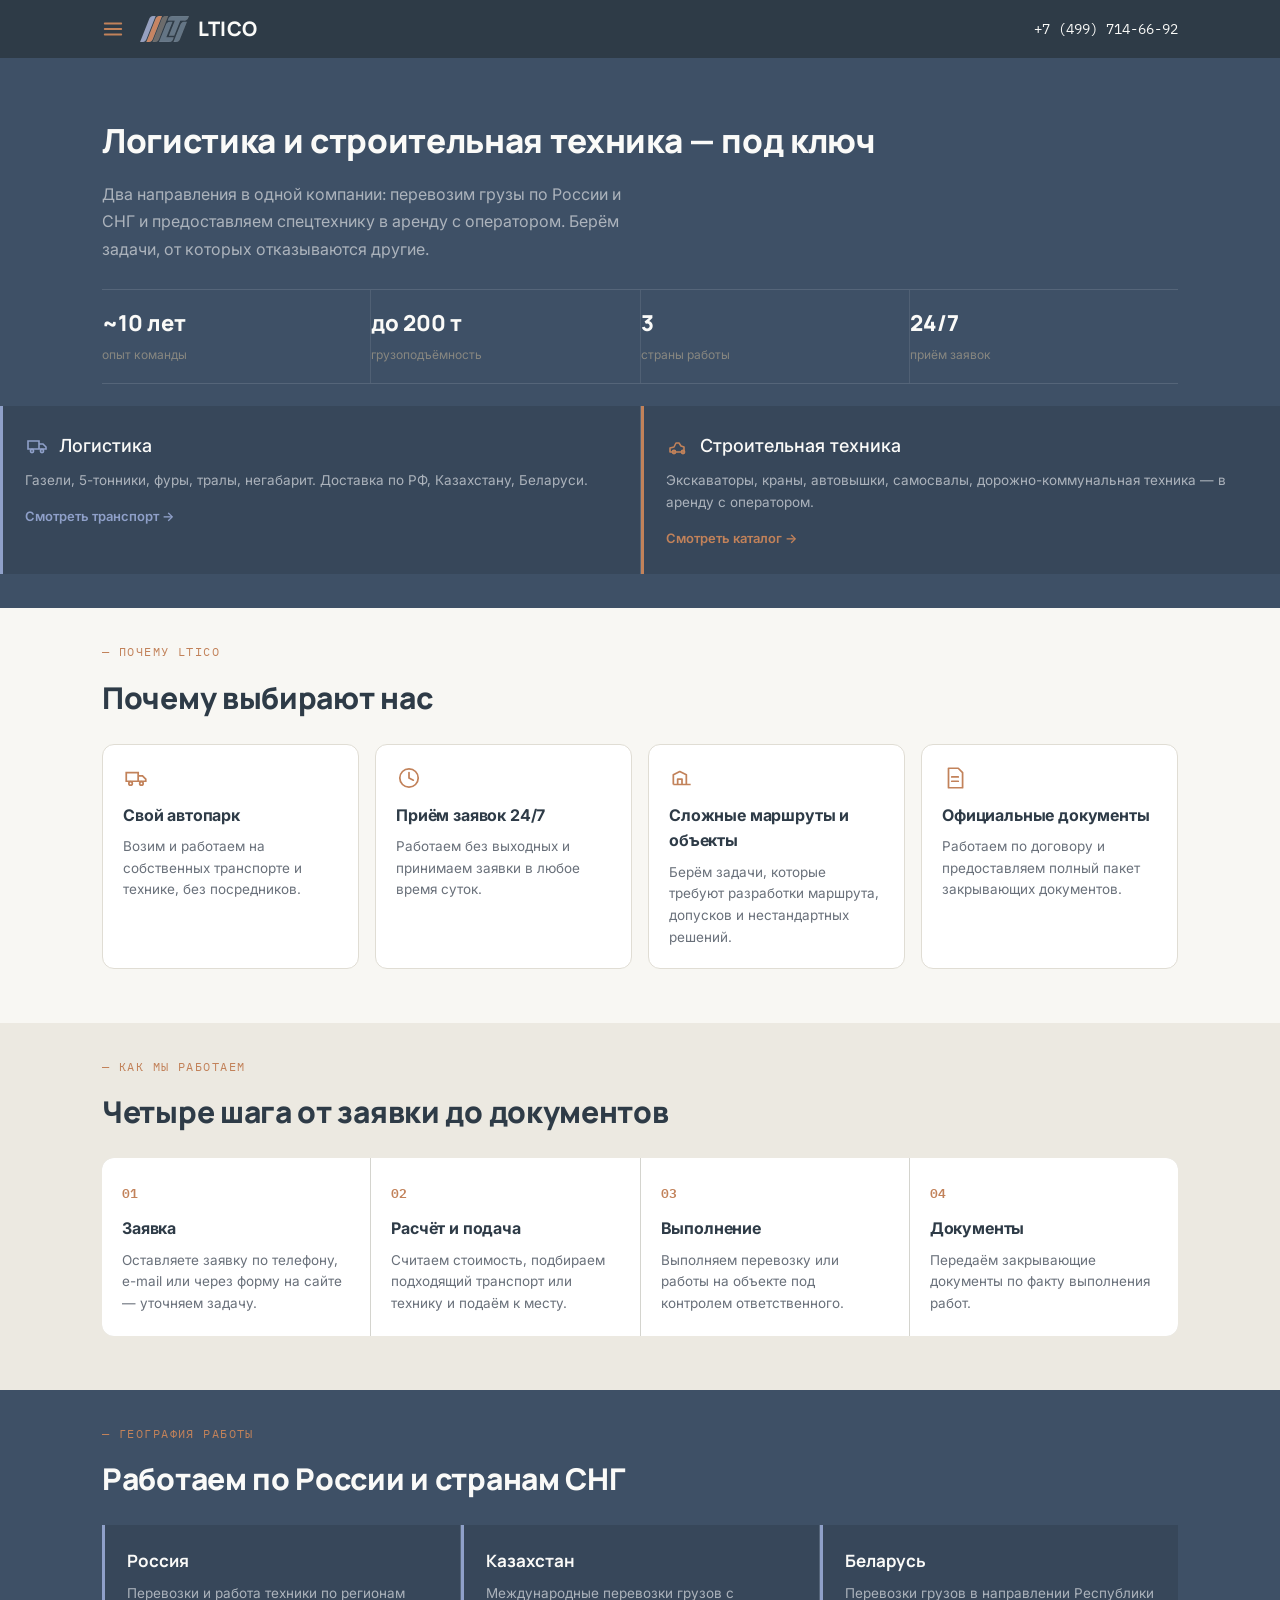
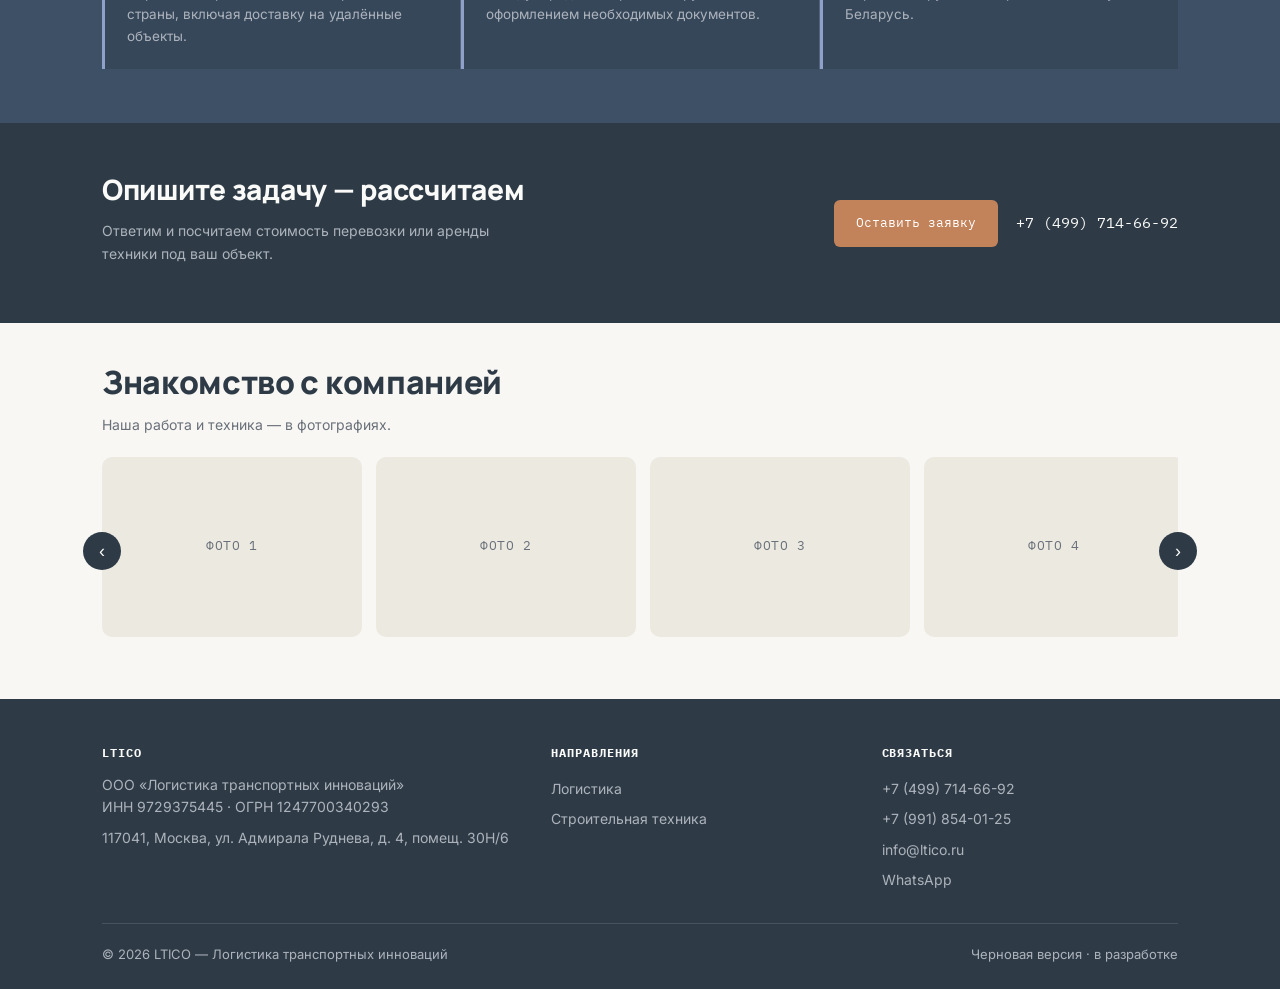
<file: index.html>
<!doctype html>
<html lang="ru">
<head>
<meta charset="UTF-8">
<meta name="viewport" content="width=device-width, initial-scale=1">
<title>LTICO — логистика и аренда строительной техники по РФ, Казахстану и Беларуси</title>
<meta name="description" content="ООО «Логистика транспортных инноваций» (LTICO): грузоперевозки (газели, фуры, тралы, негабарит) и аренда спецтехники с оператором — экскаваторы, краны, автовышки, самосвалы, дорожно-коммунальная техника.">
<link rel="preconnect" href="https://fonts.googleapis.com">
<link rel="preconnect" href="https://fonts.gstatic.com" crossorigin>
<link href="https://fonts.googleapis.com/css2?family=Manrope:wght@500;700;800&family=Inter:wght@400;500;600&family=IBM+Plex+Mono:wght@400;500&display=swap" rel="stylesheet">
<link rel="stylesheet" href="site.css">
</head>
<body>

<header class="hdr">
  <div class="hdr-in">
    <div class="hdr-left">
      <button class="burger" id="burger" aria-label="Открыть меню">
        <svg width="22" height="22" viewBox="0 0 24 24" fill="none"><path d="M3 6h18M3 12h18M3 18h18" stroke="currentColor" stroke-width="2" stroke-linecap="round"/></svg>
      </button>
      <a class="logo" href="index.html">
        <img src="logo.png" alt="LTICO">
        <span class="logo-word">LTICO</span>
      </a>
    </div>
    <a class="hdr-phone" href="tel:+74997146692">+7 (499) 714-66-92</a>
  </div>
  <nav class="mega" id="mega" aria-label="Каталог">
    <div class="mega-in">
      <div class="mega-col">
        <div class="cap" style="color:var(--peri)"><span>●</span> Логистика</div>
        <div id="menu-logistics"></div>
      </div>
      <div class="mega-col">
        <div class="cap" style="color:var(--signal)"><span>●</span> Спецтехника</div>
        <div id="menu-special"></div>
      </div>
      <div class="mega-links">
        <a href="logistika.html">Логистика</a>
        <a href="stroytehnika.html">Строительная техника</a>
        <a href="kontakty.html">Контакты</a>
      </div>
    </div>
  </nav>
</header>

<section class="intro" id="o-kompanii">
  <div class="wrap">
    <h1>Логистика и строительная техника — под ключ</h1>
    <p class="lead">Два направления в одной компании: перевозим грузы по России и СНГ и предоставляем спецтехнику в аренду с оператором. Берём задачи, от которых отказываются другие.</p>
    <div class="stats">
      <div class="stat"><b>~10 лет</b><span>опыт команды</span></div>
      <div class="stat"><b>до 200 т</b><span>грузоподъёмность</span></div>
      <div class="stat"><b>3</b><span>страны работы</span></div>
      <div class="stat"><b>24/7</b><span>приём заявок</span></div>
    </div>
  </div>
  <div class="dirs">
    <a class="dir" href="logistika.html">
      <div class="dh">
        <svg width="24" height="24" viewBox="0 0 24 24" fill="none"><path d="M3 7h11v8H3zM14 10h4l3 3v2h-7z" stroke="#8FA0C9" stroke-width="1.6"/><circle cx="7" cy="17" r="1.6" stroke="#8FA0C9" stroke-width="1.6"/><circle cx="17" cy="17" r="1.6" stroke="#8FA0C9" stroke-width="1.6"/></svg>
        <b>Логистика</b>
      </div>
      <p>Газели, 5-тонники, фуры, тралы, негабарит. Доставка по РФ, Казахстану, Беларуси.</p>
      <div class="go">Смотреть транспорт →</div>
    </a>
    <a class="dir special" href="stroytehnika.html">
      <div class="dh">
        <svg width="24" height="24" viewBox="0 0 24 24" fill="none"><path d="M4 18v-4l4-1 2-4h3l2 3 3 1v5z" stroke="#C2825A" stroke-width="1.6" stroke-linejoin="round"/><circle cx="8" cy="18" r="1.6" stroke="#C2825A" stroke-width="1.6"/><circle cx="17" cy="18" r="1.6" stroke="#C2825A" stroke-width="1.6"/></svg>
        <b>Строительная техника</b>
      </div>
      <p>Экскаваторы, краны, автовышки, самосвалы, дорожно-коммунальная техника — в аренду с оператором.</p>
      <div class="go">Смотреть каталог →</div>
    </a>
  </div>
</section>

<section class="why">
  <div class="wrap">
    <div class="eyebrow">— Почему LTICO</div>
    <h2 style="margin-top:12px;">Почему выбирают нас</h2>
    <div class="why-grid">
      <div class="why-card">
        <svg class="why-ic" width="26" height="26" viewBox="0 0 24 24" fill="none"><path d="M3 7h11v8H3zM14 10h4l3 3v2h-7z" stroke="#C2825A" stroke-width="1.6"/><circle cx="7" cy="17" r="1.6" stroke="#C2825A" stroke-width="1.6"/><circle cx="17" cy="17" r="1.6" stroke="#C2825A" stroke-width="1.6"/></svg>
        <h3>Свой автопарк</h3>
        <p>Возим и работаем на собственных транспорте и технике, без посредников.</p>
      </div>
      <div class="why-card">
        <svg class="why-ic" width="26" height="26" viewBox="0 0 24 24" fill="none"><circle cx="12" cy="12" r="8.5" stroke="#C2825A" stroke-width="1.6"/><path d="M12 7v5l4 2" stroke="#C2825A" stroke-width="1.6" stroke-linecap="round"/></svg>
        <h3>Приём заявок 24/7</h3>
        <p>Работаем без выходных и принимаем заявки в любое время суток.</p>
      </div>
      <div class="why-card">
        <svg class="why-ic" width="26" height="26" viewBox="0 0 24 24" fill="none"><path d="M4 18V9l6-3 6 3v9M4 18h16M8 18v-5h4v5" stroke="#C2825A" stroke-width="1.6" stroke-linejoin="round"/></svg>
        <h3>Сложные маршруты и объекты</h3>
        <p>Берём задачи, которые требуют разработки маршрута, допусков и нестандартных решений.</p>
      </div>
      <div class="why-card">
        <svg class="why-ic" width="26" height="26" viewBox="0 0 24 24" fill="none"><path d="M6 3h9l4 4v14H6z" stroke="#C2825A" stroke-width="1.6" stroke-linejoin="round"/><path d="M9 11h6M9 15h6" stroke="#C2825A" stroke-width="1.6" stroke-linecap="round"/></svg>
        <h3>Официальные документы</h3>
        <p>Работаем по договору и предоставляем полный пакет закрывающих документов.</p>
      </div>
    </div>
  </div>
</section>

<section class="steps">
  <div class="wrap">
    <div class="eyebrow">— Как мы работаем</div>
    <h2 style="margin-top:12px;">Четыре шага от заявки до документов</h2>
    <div class="steps-grid">
      <div class="step">
        <span class="step-n">01</span>
        <h3>Заявка</h3>
        <p>Оставляете заявку по телефону, e-mail или через форму на сайте — уточняем задачу.</p>
      </div>
      <div class="step">
        <span class="step-n">02</span>
        <h3>Расчёт и подача</h3>
        <p>Считаем стоимость, подбираем подходящий транспорт или технику и подаём к месту.</p>
      </div>
      <div class="step">
        <span class="step-n">03</span>
        <h3>Выполнение</h3>
        <p>Выполняем перевозку или работы на объекте под контролем ответственного.</p>
      </div>
      <div class="step">
        <span class="step-n">04</span>
        <h3>Документы</h3>
        <p>Передаём закрывающие документы по факту выполнения работ.</p>
      </div>
    </div>
  </div>
</section>

<section class="geo">
  <div class="wrap">
    <div class="eyebrow">— География работы</div>
    <h2 style="margin-top:12px;">Работаем по России и странам СНГ</h2>
    <div class="geo-grid">
      <div class="geo-card">
        <b>Россия</b>
        <p>Перевозки и работа техники по регионам страны, включая доставку на удалённые объекты.</p>
      </div>
      <div class="geo-card">
        <b>Казахстан</b>
        <p>Международные перевозки грузов с оформлением необходимых документов.</p>
      </div>
      <div class="geo-card">
        <b>Беларусь</b>
        <p>Перевозки грузов в направлении Республики Беларусь.</p>
      </div>
    </div>
  </div>
</section>

<section class="cta-final">
  <div class="wrap cta-final-in">
    <div>
      <h2>Опишите задачу — рассчитаем</h2>
      <p>Ответим и посчитаем стоимость перевозки или аренды техники под ваш объект.</p>
    </div>
    <div class="cta-final-actions">
      <a class="cta-btn" href="kontakty.html#form">Оставить заявку</a>
      <a class="cta-phone" href="tel:+74997146692">+7 (499) 714-66-92</a>
    </div>
  </div>
</section>

<section class="gallery">
  <div class="wrap">
    <h2>Знакомство с компанией</h2>
    <div class="sub">Наша работа и техника — в фотографиях.</div>
    <div class="gs-wrap">
      <button class="gs-nav prev" id="gallery-prev" aria-label="Предыдущее фото">‹</button>
      <div class="gs-track" id="gallery-track"></div>
      <button class="gs-nav next" id="gallery-next" aria-label="Следующее фото">›</button>
    </div>
  </div>
</section>

<footer class="ftr">
  <div class="wrap">
    <div class="ftr-grid">
      <div>
        <h5>LTICO</h5>
        <p>ООО «Логистика транспортных инноваций»<br>ИНН 9729375445 · ОГРН 1247700340293</p>
        <p>117041, Москва, ул. Адмирала Руднева, д. 4, помещ. 30Н/6</p>
      </div>
      <div>
        <h5>Направления</h5>
        <a href="logistika.html">Логистика</a>
        <a href="stroytehnika.html">Строительная техника</a>
      </div>
      <div>
        <h5>Связаться</h5>
        <a href="tel:+74997146692">+7 (499) 714-66-92</a>
        <a href="tel:+79918540125">+7 (991) 854-01-25</a>
        <a href="mailto:info@ltico.ru">info@ltico.ru</a>
        <a href="https://wa.me/79918540125" target="_blank" rel="noopener">WhatsApp</a>
      </div>
    </div>
    <div class="ftr-bot">
      <span>© 2026 LTICO — Логистика транспортных инноваций</span>
      <span>Черновая версия · в разработке</span>
    </div>
  </div>
</footer>

<script src="catalog.js"></script>
<script src="gallery.js"></script>
<script src="site.js"></script>
</body>
</html>
</file>
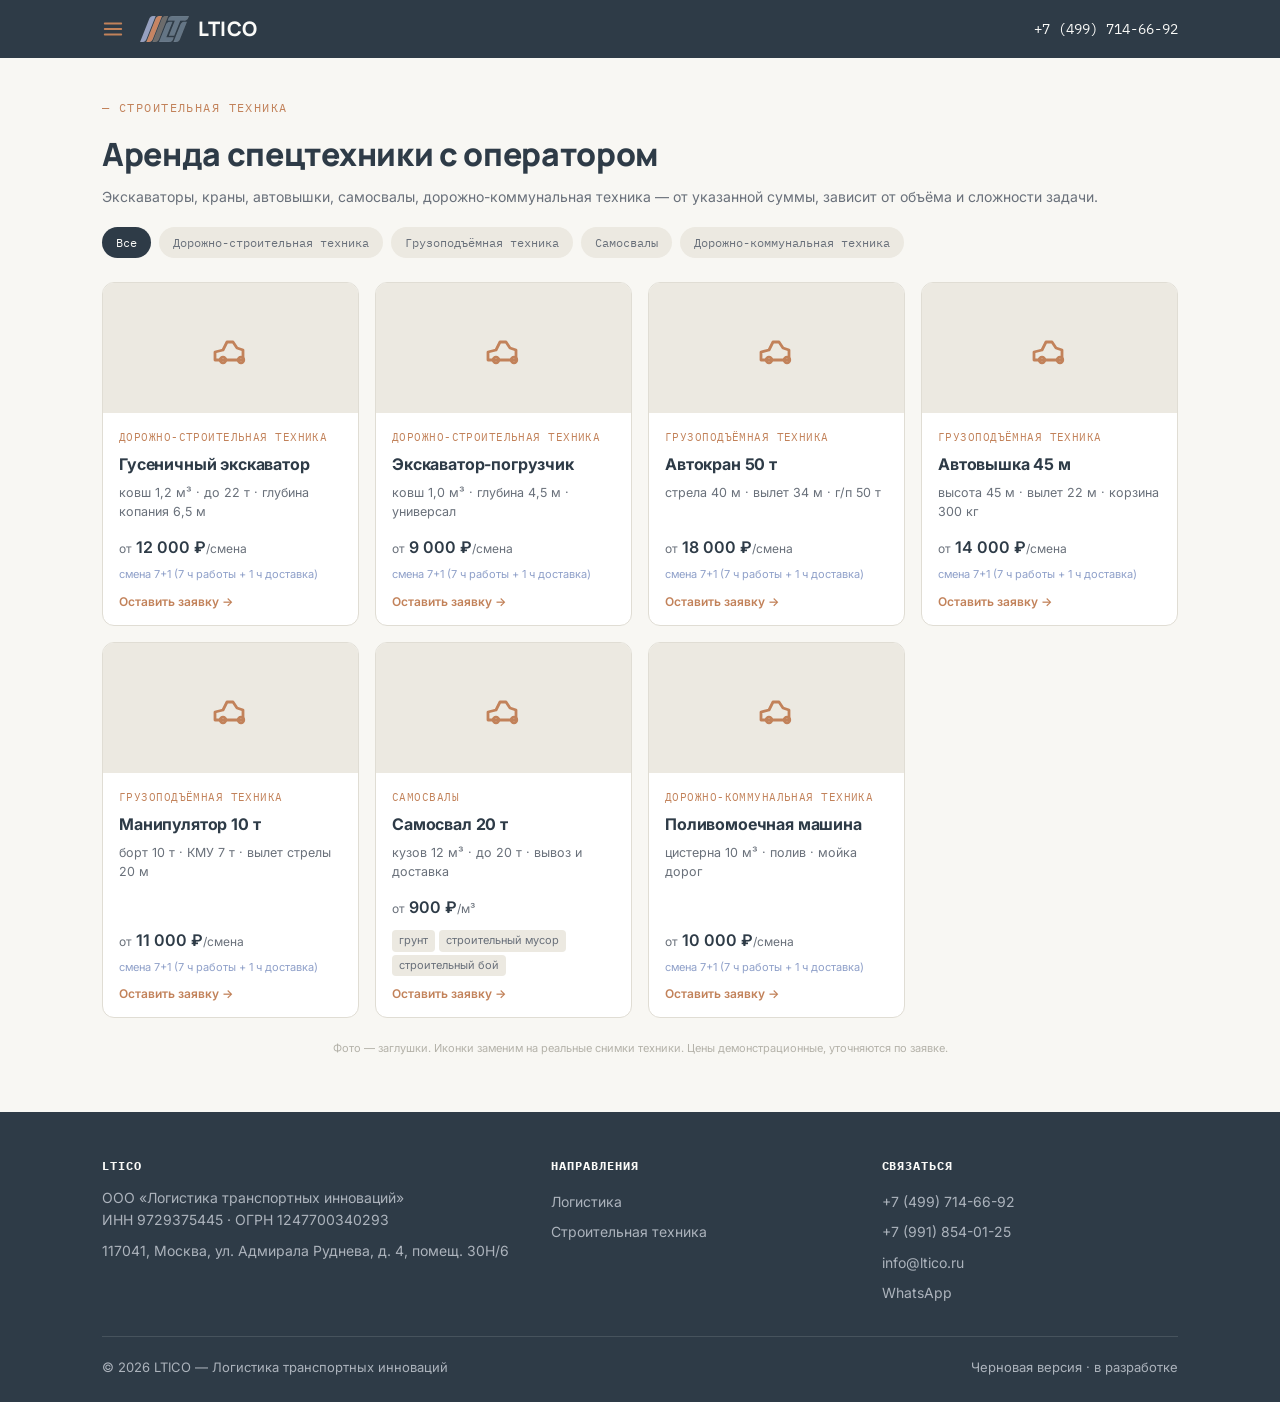
<file: catalog.html>
<!doctype html>
<html lang="ru">
<head>
<meta charset="UTF-8">
<meta name="viewport" content="width=device-width, initial-scale=1">
<title>LTICO — каталог переехал</title>
<meta http-equiv="refresh" content="0; url=stroytehnika.html">
<script>
(function(){
  var p = new URLSearchParams(location.search);
  if(p.get("dir") === "logistics"){ location.replace("logistika.html"); return; }
  var cat = p.get("cat");
  location.replace(cat ? "stroytehnika.html?cat=" + encodeURIComponent(cat) : "stroytehnika.html");
})();
</script>
</head>
<body>
<p>Каталог теперь на двух страницах: <a href="logistika.html">Логистика</a> ·
<a href="stroytehnika.html">Строительная техника</a>.</p>
</body>
</html>
</file>
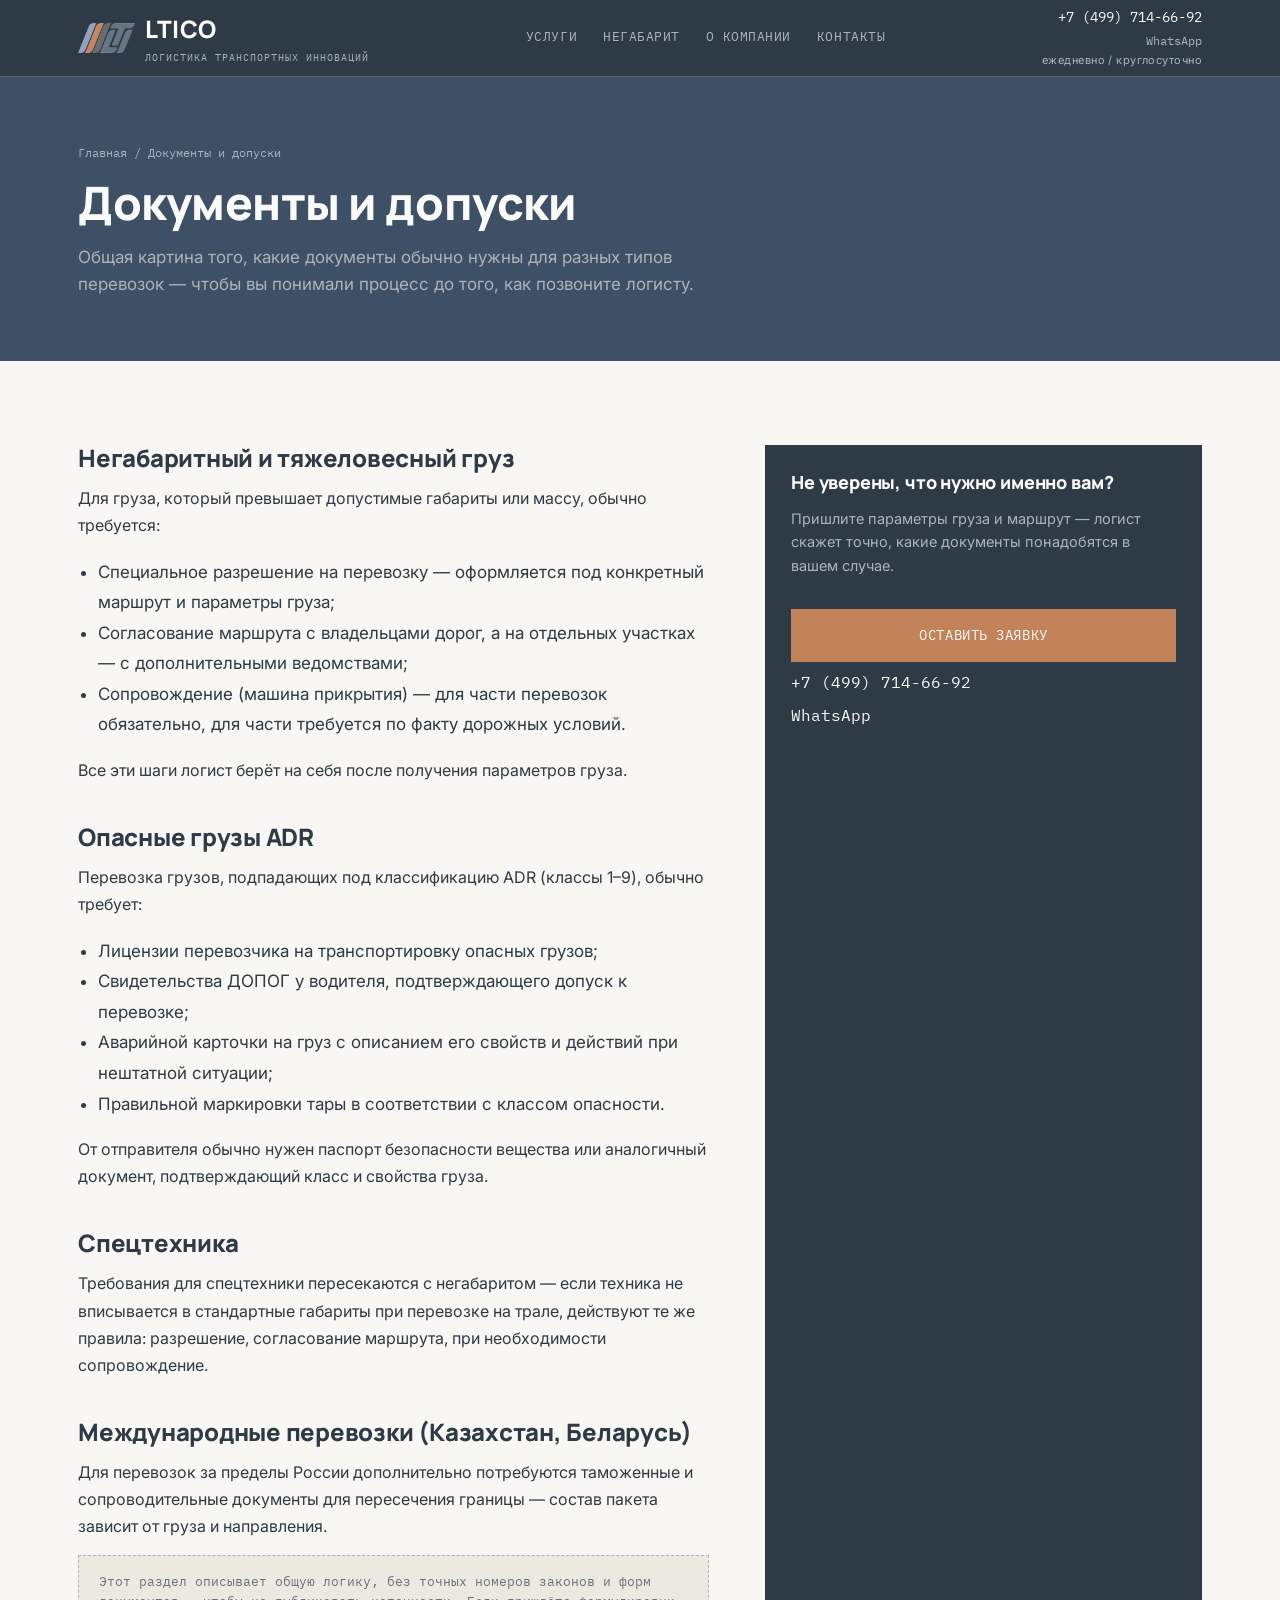
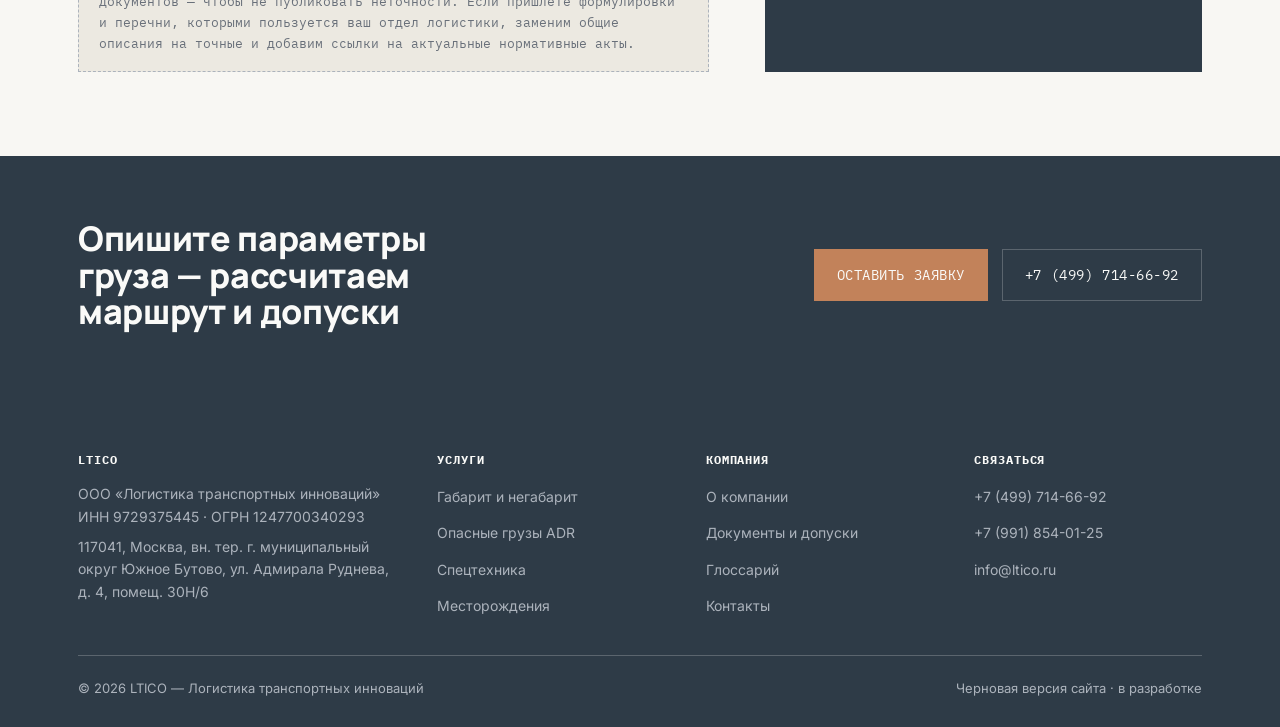
<file: dokumenty-i-dopuski.html>
<!doctype html>
<html lang="ru">
<head>
<script>document.documentElement.classList.add('js');</script>
<meta charset="UTF-8">
<meta name="viewport" content="width=device-width, initial-scale=1">
<title>Документы и допуски для перевозки — LTICO</title>
<meta name="description" content="Какие документы и допуски обычно нужны для перевозки негабарита, опасных грузов ADR и спецтехники по России и СНГ. Объясняем простыми словами.">
<link rel="preconnect" href="https://fonts.googleapis.com">
<link rel="preconnect" href="https://fonts.gstatic.com" crossorigin>
<link href="https://fonts.googleapis.com/css2?family=Manrope:wght@500;700;800&family=Inter:wght@400;500;600&family=IBM+Plex+Mono:wght@400;500&display=swap" rel="stylesheet">
<link rel="stylesheet" href="styles.css">
</head>
<body>

<header class="site-header">
  <div class="container">
    <a class="logo" href="index.html">
      <img class="logo-mark" src="logo.png" alt="LTI" height="30" style="width:auto; display:block;">
      <span>
        <span class="logo-word">LTICO</span>
        <span class="logo-sub">логистика транспортных инноваций</span>
      </span>
    </a>
    <button class="nav-toggle" type="button" aria-expanded="false" aria-controls="main-nav" aria-label="Открыть меню">
      <span class="nav-toggle-bar"></span>
      <span class="nav-toggle-bar"></span>
      <span class="nav-toggle-bar"></span>
    </button>
    <nav class="main-nav" id="main-nav" aria-label="Основная навигация">
      <a href="index.html#uslugi">Услуги</a>
      <a href="gabaritnye-gruzy.html">Негабарит</a>
      <a href="index.html#o-kompanii">О компании</a>
      <a href="kontakty.html">Контакты</a>
    </nav>
    <div class="header-contacts">
      <a href="tel:+74997146692">+7 (499) 714-66-92</a>
      <a href="https://wa.me/79918540125" target="_blank" rel="noopener" style="font-size:12px; color:var(--steel-light);">WhatsApp</a>
      <span>ежедневно / круглосуточно</span>
    </div>
  </div>
</header>

<div class="page-head">
  <div class="container">
    <p class="breadcrumb"><a href="index.html">Главная</a> / Документы и допуски</p>
    <h1>Документы и допуски</h1>
    <p class="lead">Общая картина того, какие документы обычно нужны для разных типов перевозок — чтобы вы понимали процесс до того, как позвоните логисту.</p>
  </div>
</div>

<section>
  <div class="container two-col">
    <div class="content-block reveal">

      <h2>Негабаритный и тяжеловесный груз</h2>
      <p>Для груза, который превышает допустимые габариты или массу, обычно требуется:</p>
      <ul>
        <li>Специальное разрешение на перевозку — оформляется под конкретный маршрут и параметры груза;</li>
        <li>Согласование маршрута с владельцами дорог, а на отдельных участках — с дополнительными ведомствами;</li>
        <li>Сопровождение (машина прикрытия) — для части перевозок обязательно, для части требуется по факту дорожных условий.</li>
      </ul>
      <p>Все эти шаги логист берёт на себя после получения параметров груза.</p>

      <h2>Опасные грузы ADR</h2>
      <p>Перевозка грузов, подпадающих под классификацию ADR (классы 1–9), обычно требует:</p>
      <ul>
        <li>Лицензии перевозчика на транспортировку опасных грузов;</li>
        <li>Свидетельства ДОПОГ у водителя, подтверждающего допуск к перевозке;</li>
        <li>Аварийной карточки на груз с описанием его свойств и действий при нештатной ситуации;</li>
        <li>Правильной маркировки тары в соответствии с классом опасности.</li>
      </ul>
      <p>От отправителя обычно нужен паспорт безопасности вещества или аналогичный документ, подтверждающий класс и свойства груза.</p>

      <h2>Спецтехника</h2>
      <p>Требования для спецтехники пересекаются с негабаритом — если техника не вписывается в стандартные габариты при перевозке на трале, действуют те же правила: разрешение, согласование маршрута, при необходимости сопровождение.</p>

      <h2>Международные перевозки (Казахстан, Беларусь)</h2>
      <p>Для перевозок за пределы России дополнительно потребуются таможенные и сопроводительные документы для пересечения границы — состав пакета зависит от груза и направления.</p>

      <div class="note">
        Этот раздел описывает общую логику, без точных номеров законов и форм документов — чтобы не публиковать неточности. Если пришлёте формулировки и перечни, которыми пользуется ваш отдел логистики, заменим общие описания на точные и добавим ссылки на актуальные нормативные акты.
      </div>
    </div>

    <aside class="sidebar-card">
      <h3>Не уверены, что нужно именно вам?</h3>
      <p style="font-family:var(--font-body); font-size:14.5px; color:var(--steel-light); line-height:1.6;">Пришлите параметры груза и маршрут — логист скажет точно, какие документы понадобятся в вашем случае.</p>
      <a class="btn btn-solid" href="kontakty.html#form">Оставить заявку</a>
      <div class="phones">
        <a href="tel:+74997146692">+7 (499) 714-66-92</a>
        <a href="https://wa.me/79918540125" target="_blank" rel="noopener">WhatsApp</a>
      </div>
    </aside>
  </div>
</section>

<div class="cta-band">
  <div class="container">
    <h2>Опишите параметры груза — рассчитаем маршрут и допуски</h2>
    <div class="hero-cta" style="margin-top:0;">
      <a class="btn btn-solid" href="kontakty.html#form">Оставить заявку</a>
      <a class="btn btn-ghost" href="tel:+74997146692">+7 (499) 714-66-92</a>
    </div>
  </div>
</div>

<footer class="site-footer">
  <div class="container">
    <div class="footer-grid">
      <div>
        <h5>LTICO</h5>
        <p>ООО «Логистика транспортных инноваций»<br>ИНН 9729375445 · ОГРН 1247700340293</p>
        <p>117041, Москва, вн. тер. г. муниципальный округ Южное Бутово, ул. Адмирала Руднева, д. 4, помещ. 30Н/6</p>
      </div>
      <div>
        <h5>Услуги</h5>
        <ul>
          <li><a href="gabaritnye-gruzy.html">Габарит и негабарит</a></li>
          <li><a href="index.html#uslugi">Опасные грузы ADR</a></li>
          <li><a href="index.html#uslugi">Спецтехника</a></li>
          <li><a href="index.html#uslugi">Месторождения</a></li>
        </ul>
      </div>
      <div>
        <h5>Компания</h5>
        <ul>
          <li><a href="index.html#o-kompanii">О компании</a></li>
          <li><a href="dokumenty-i-dopuski.html">Документы и допуски</a></li>
          <li><a href="glossary.html">Глоссарий</a></li>
          <li><a href="kontakty.html">Контакты</a></li>
        </ul>
      </div>
      <div>
        <h5>Связаться</h5>
        <ul>
          <li><a href="tel:+74997146692">+7 (499) 714-66-92</a></li>
          <li><a href="tel:+79918540125">+7 (991) 854-01-25</a></li>
          <li><a href="mailto:info@ltico.ru">info@ltico.ru</a></li>
        </ul>
      </div>
    </div>
    <div class="footer-bottom">
      <span>© 2026 LTICO — Логистика транспортных инноваций</span>
      <span>Черновая версия сайта · в разработке</span>
    </div>
  </div>
</footer>

<script>
(function(){
  if(!('IntersectionObserver' in window)){
    document.querySelectorAll('.reveal').forEach(function(el){ el.classList.add('is-visible'); });
    return;
  }
  var io = new IntersectionObserver(function(entries){
    entries.forEach(function(entry){
      if(entry.isIntersecting){
        entry.target.classList.add('is-visible');
        io.unobserve(entry.target);
      }
    });
  }, {threshold:0.15, rootMargin:"0px 0px -60px 0px"});
  document.querySelectorAll('.reveal').forEach(function(el){ io.observe(el); });
})();

(function(){
  var toggle = document.querySelector('.nav-toggle');
  var nav = document.getElementById('main-nav');
  if(!toggle || !nav) return;
  toggle.addEventListener('click', function(){
    var isOpen = nav.classList.toggle('is-open');
    toggle.setAttribute('aria-expanded', isOpen ? 'true' : 'false');
    toggle.setAttribute('aria-label', isOpen ? 'Закрыть меню' : 'Открыть меню');
  });
  nav.querySelectorAll('a').forEach(function(link){
    link.addEventListener('click', function(){
      nav.classList.remove('is-open');
      toggle.setAttribute('aria-expanded', 'false');
      toggle.setAttribute('aria-label', 'Открыть меню');
    });
  });
})();
</script>
</body>
</html>
</file>
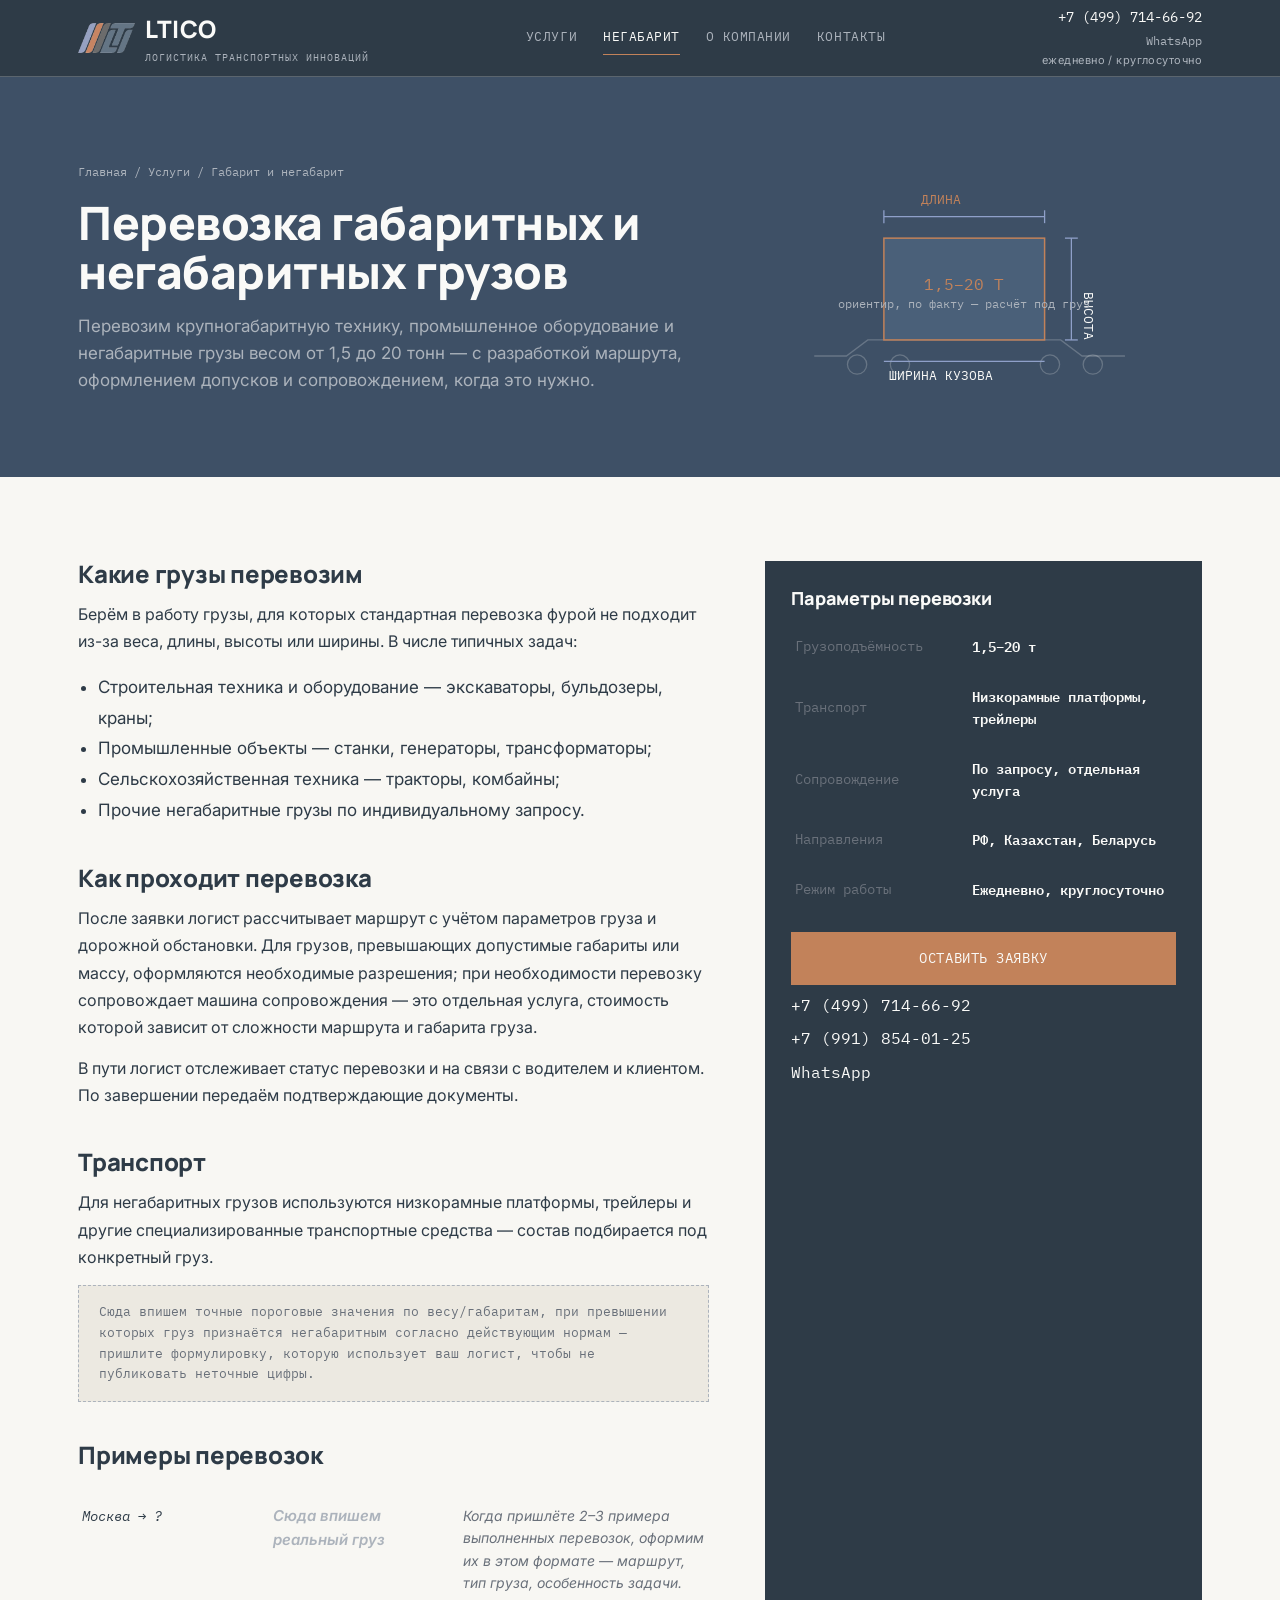
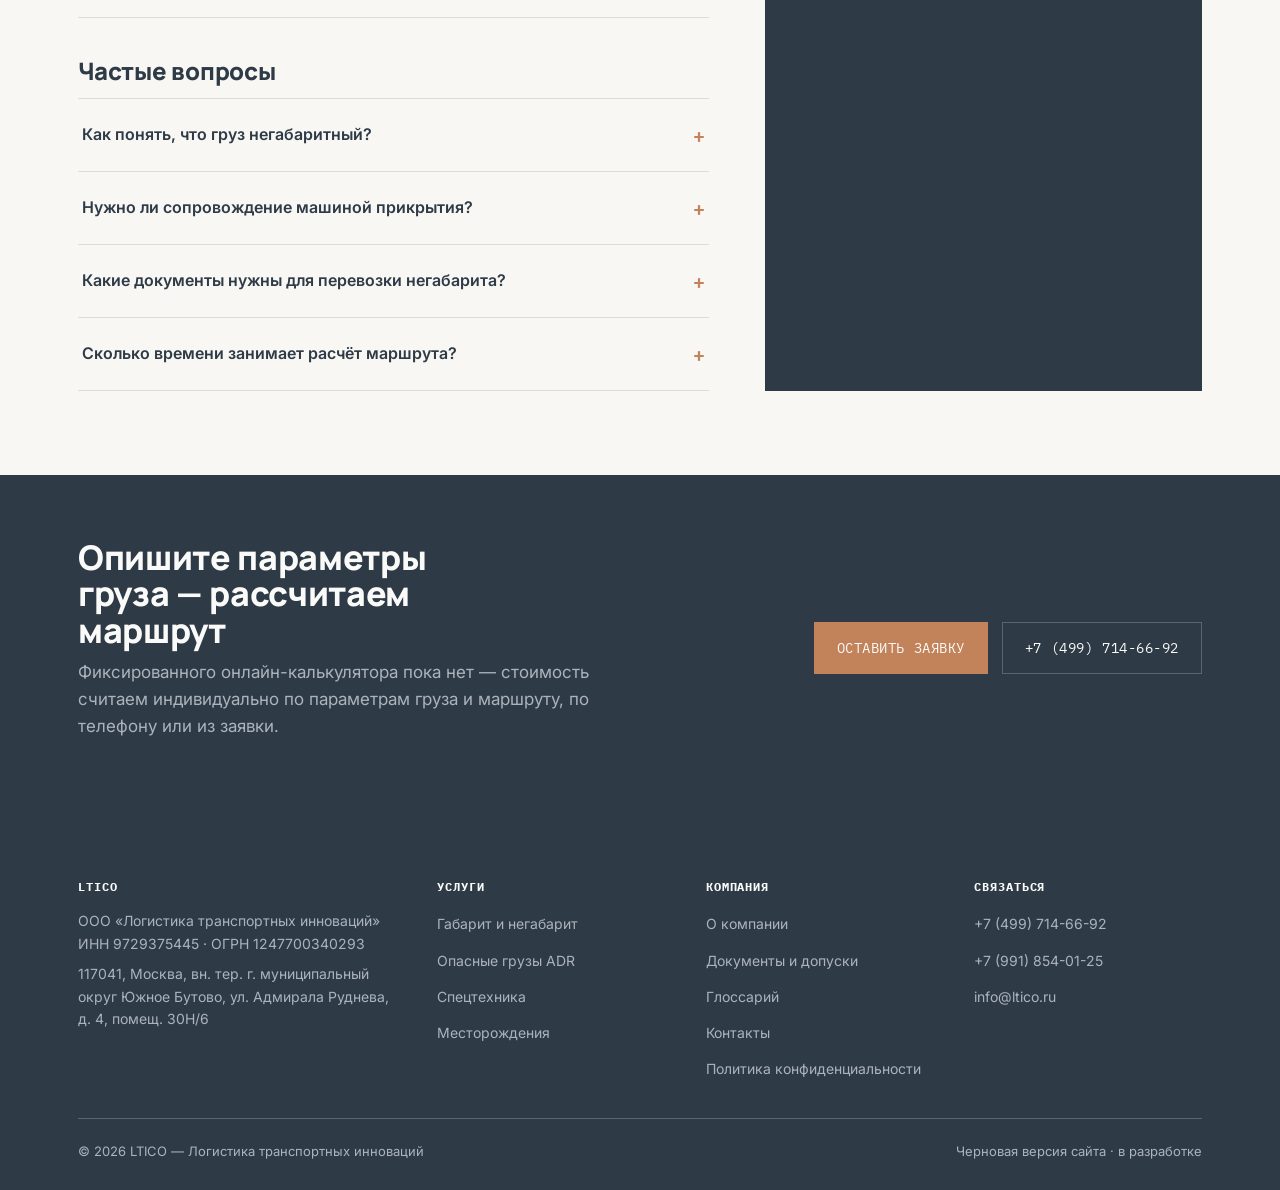
<file: gabaritnye-gruzy.html>
<!doctype html>
<html lang="ru">
<head>
<script>document.documentElement.classList.add('js');</script>
<meta charset="UTF-8">
<meta name="viewport" content="width=device-width, initial-scale=1">
<title>Перевозка габаритных и негабаритных грузов по РФ — LTICO</title>
<meta name="description" content="LTICO перевозит габаритные и негабаритные грузы весом 1,5–20 т по России, Казахстану и Беларуси: спецтехника, промышленное оборудование, разработка маршрута и допусков.">
<link rel="preconnect" href="https://fonts.googleapis.com">
<link rel="preconnect" href="https://fonts.gstatic.com" crossorigin>
<link href="https://fonts.googleapis.com/css2?family=Manrope:wght@500;700;800&family=Inter:wght@400;500;600&family=IBM+Plex+Mono:wght@400;500&display=swap" rel="stylesheet">
<link rel="stylesheet" href="styles.css">
</head>
<body>

<header class="site-header">
  <div class="container">
    <a class="logo" href="index.html">
      <img class="logo-mark" src="logo.png" alt="LTI" height="30" style="width:auto; display:block;">
      <span>
        <span class="logo-word">LTICO</span>
        <span class="logo-sub">логистика транспортных инноваций</span>
      </span>
    </a>
    <button class="nav-toggle" type="button" aria-expanded="false" aria-controls="main-nav" aria-label="Открыть меню">
      <span class="nav-toggle-bar"></span>
      <span class="nav-toggle-bar"></span>
      <span class="nav-toggle-bar"></span>
    </button>
    <nav class="main-nav" id="main-nav" aria-label="Основная навигация">
      <a href="index.html#uslugi">Услуги</a>
      <a href="gabaritnye-gruzy.html" aria-current="page">Негабарит</a>
      <a href="index.html#o-kompanii">О компании</a>
      <a href="kontakty.html">Контакты</a>
    </nav>
    <div class="header-contacts">
      <a href="tel:+74997146692">+7 (499) 714-66-92</a>
      <a href="https://wa.me/79918540125" target="_blank" rel="noopener" style="font-size:12px; color:var(--steel-light);">WhatsApp</a>
      <span>ежедневно / круглосуточно</span>
    </div>
  </div>
</header>

<div class="page-head">
  <div class="container head-grid">
    <div>
      <p class="breadcrumb"><a href="index.html">Главная</a> / <a href="index.html#uslugi">Услуги</a> / Габарит и негабарит</p>
      <h1>Перевозка габаритных и негабаритных грузов</h1>
      <p class="lead">Перевозим крупногабаритную технику, промышленное оборудование и негабаритные грузы весом от 1,5 до 20 тонн — с разработкой маршрута, оформлением допусков и сопровождением, когда это нужно.</p>
    </div>
    <div class="dim-diagram" aria-hidden="true">
      <svg viewBox="0 0 360 280">
        <!-- низкорамная платформа -->
        <path class="dim-base" d="M30,210 L60,210 L80,195 L260,195 L280,210 L320,210"/>
        <circle cx="70" cy="218" r="9" fill="none" stroke="var(--rule-light)" stroke-width="1.2"/>
        <circle cx="110" cy="218" r="9" fill="none" stroke="var(--rule-light)" stroke-width="1.2"/>
        <circle cx="250" cy="218" r="9" fill="none" stroke="var(--rule-light)" stroke-width="1.2"/>
        <circle cx="290" cy="218" r="9" fill="none" stroke="var(--rule-light)" stroke-width="1.2"/>
        <!-- груз -->
        <rect class="dim-cargo" x="95" y="100" width="150" height="95"/>
        <!-- размерная линия: длина -->
        <line class="dim-line" x1="95" y1="80" x2="245" y2="80"/>
        <line class="dim-tick" x1="95" y1="74" x2="95" y2="86"/>
        <line class="dim-tick" x1="245" y1="74" x2="245" y2="86"/>
        <text class="dim-label-accent" x="148" y="68" text-anchor="middle">ДЛИНА</text>
        <!-- размерная линия: высота -->
        <line class="dim-line" x1="270" y1="100" x2="270" y2="195"/>
        <line class="dim-tick" x1="264" y1="100" x2="276" y2="100"/>
        <line class="dim-tick" x1="264" y1="195" x2="276" y2="195"/>
        <text class="dim-label" x="282" y="150" transform="rotate(90 282 150)">ВЫСОТА</text>
        <!-- размерная линия: ширина -->
        <line class="dim-line" x1="95" y1="215" x2="245" y2="215"/>
        <text class="dim-label" x="148" y="232" text-anchor="middle">ШИРИНА КУЗОВА</text>
        <!-- вес -->
        <text class="dim-label-accent" x="170" y="148" text-anchor="middle" style="font-size:15px;">1,5–20 Т</text>
        <text class="dim-label" x="170" y="165" text-anchor="middle" style="fill:var(--steel-light); font-size:11px;">ориентир, по факту — расчёт под груз</text>
      </svg>
    </div>
  </div>
</div>

<section>
  <div class="container two-col">
    <div class="content-block reveal">
      <h2>Какие грузы перевозим</h2>
      <p>Берём в работу грузы, для которых стандартная перевозка фурой не подходит из-за веса, длины, высоты или ширины. В числе типичных задач:</p>
      <ul>
        <li>Строительная техника и оборудование — экскаваторы, бульдозеры, краны;</li>
        <li>Промышленные объекты — станки, генераторы, трансформаторы;</li>
        <li>Сельскохозяйственная техника — тракторы, комбайны;</li>
        <li>Прочие негабаритные грузы по индивидуальному запросу.</li>
      </ul>

      <h2>Как проходит перевозка</h2>
      <p>После заявки логист рассчитывает маршрут с учётом параметров груза и дорожной обстановки. Для грузов, превышающих допустимые габариты или массу, оформляются необходимые разрешения; при необходимости перевозку сопровождает машина сопровождения — это отдельная услуга, стоимость которой зависит от сложности маршрута и габарита груза.</p>
      <p>В пути логист отслеживает статус перевозки и на связи с водителем и клиентом. По завершении передаём подтверждающие документы.</p>

      <h2>Транспорт</h2>
      <p>Для негабаритных грузов используются низкорамные платформы, трейлеры и другие специализированные транспортные средства — состав подбирается под конкретный груз.</p>

      <div class="note">
        Сюда впишем точные пороговые значения по весу/габаритам, при превышении которых груз признаётся негабаритным согласно действующим нормам — пришлите формулировку, которую использует ваш логист, чтобы не публиковать неточные цифры.
      </div>

      <h2>Примеры перевозок</h2>
      <div class="case-list">
        <div class="case-item is-placeholder reveal">
          <span class="route">Москва → ?</span>
          <span class="cargo">Сюда впишем реальный груз</span>
          <span class="detail">Когда пришлёте 2–3 примера выполненных перевозок, оформим их в этом формате — маршрут, тип груза, особенность задачи.</span>
        </div>
      </div>

      <h2>Частые вопросы</h2>
      <div class="faq-list">
        <details class="faq-item reveal">
          <summary>Как понять, что груз негабаритный?</summary>
          <p>Груз считается негабаритным, если он превышает допустимые габариты или массу для движения по дорогам общего пользования без специального разрешения. Точные параметры зависят от типа дороги и категории транспортного средства — присылайте параметры груза, и наш логист скажет точно, какой статус у вашей перевозки.</p>
        </details>
        <details class="faq-item reveal">
          <summary>Нужно ли сопровождение машиной прикрытия?</summary>
          <p>Зависит от габаритов груза и маршрута — для части перевозок сопровождение обязательно по закону, для части требуется по факту дорожных условий. Это отдельная услуга, и логист сообщает о её необходимости на этапе расчёта маршрута.</p>
        </details>
        <details class="faq-item reveal">
          <summary>Какие документы нужны для перевозки негабарита?</summary>
          <p>Обычно — специальное разрешение на перевозку и согласование маршрута; для отдельных случаев — согласование с владельцами дорог и, при необходимости, сопровождение ГИБДД. Состав документов мы определяем индивидуально по параметрам груза. Общую логику смотрите на странице <a href="dokumenty-i-dopuski.html" style="color:var(--signal); text-decoration:underline;">«Документы и допуски»</a>.</p>
        </details>
        <details class="faq-item reveal">
          <summary>Сколько времени занимает расчёт маршрута?</summary>
          <p>Сюда впишем реальный срок, который у вас уходит на расчёт — пришлите ориентир (часы/дни), и заменим этот плейсхолдер.</p>
        </details>
      </div>
    </div>

    <aside class="sidebar-card reveal">
      <h3>Параметры перевозки</h3>
      <table class="spec-table">
        <tr><td>Грузоподъёмность</td><td>1,5–20 т</td></tr>
        <tr><td>Транспорт</td><td>Низкорамные платформы, трейлеры</td></tr>
        <tr><td>Сопровождение</td><td>По запросу, отдельная услуга</td></tr>
        <tr><td>Направления</td><td>РФ, Казахстан, Беларусь</td></tr>
        <tr><td>Режим работы</td><td>Ежедневно, круглосуточно</td></tr>
      </table>
      <a class="btn btn-solid" href="kontakty.html#form">Оставить заявку</a>
      <div class="phones">
        <a href="tel:+74997146692">+7 (499) 714-66-92</a>
        <a href="tel:+79918540125">+7 (991) 854-01-25</a>
        <a href="https://wa.me/79918540125" target="_blank" rel="noopener">WhatsApp</a>
      </div>
    </aside>
  </div>
</section>

<div class="cta-band reveal">
  <div class="container">
    <div>
      <h2>Опишите параметры груза — рассчитаем маршрут</h2>
      <p style="font-family:var(--font-body); color:var(--steel-light); max-width:48ch; margin-top:10px;">Фиксированного онлайн-калькулятора пока нет — стоимость считаем индивидуально по параметрам груза и маршруту, по телефону или из заявки.</p>
    </div>
    <div class="hero-cta" style="margin-top:0;">
      <a class="btn btn-solid" href="kontakty.html#form">Оставить заявку</a>
      <a class="btn btn-ghost" href="tel:+74997146692">+7 (499) 714-66-92</a>
    </div>
  </div>
</div>

<footer class="site-footer">
  <div class="container">
    <div class="footer-grid">
      <div>
        <h5>LTICO</h5>
        <p>ООО «Логистика транспортных инноваций»<br>ИНН 9729375445 · ОГРН 1247700340293</p>
        <p>117041, Москва, вн. тер. г. муниципальный округ Южное Бутово, ул. Адмирала Руднева, д. 4, помещ. 30Н/6</p>
      </div>
      <div>
        <h5>Услуги</h5>
        <ul>
          <li><a href="gabaritnye-gruzy.html">Габарит и негабарит</a></li>
          <li><a href="index.html#uslugi">Опасные грузы ADR</a></li>
          <li><a href="index.html#uslugi">Спецтехника</a></li>
          <li><a href="index.html#uslugi">Месторождения</a></li>
        </ul>
      </div>
      <div>
        <h5>Компания</h5>
        <ul>
          <li><a href="index.html#o-kompanii">О компании</a></li>
          <li><a href="dokumenty-i-dopuski.html">Документы и допуски</a></li>
          <li><a href="glossary.html">Глоссарий</a></li>
          <li><a href="kontakty.html">Контакты</a></li>
          <li><a href="privacy.html">Политика конфиденциальности</a></li>
        </ul>
      </div>
      <div>
        <h5>Связаться</h5>
        <ul>
          <li><a href="tel:+74997146692">+7 (499) 714-66-92</a></li>
          <li><a href="tel:+79918540125">+7 (991) 854-01-25</a></li>
          <li><a href="mailto:info@ltico.ru">info@ltico.ru</a></li>
        </ul>
      </div>
    </div>
    <div class="footer-bottom">
      <span>© 2026 LTICO — Логистика транспортных инноваций</span>
      <span>Черновая версия сайта · в разработке</span>
    </div>
  </div>
</footer>


<script>
(function(){
  if(!('IntersectionObserver' in window)){
    document.querySelectorAll('.reveal').forEach(function(el){ el.classList.add('is-visible'); });
    return;
  }
  var io = new IntersectionObserver(function(entries){
    entries.forEach(function(entry){
      if(entry.isIntersecting){
        entry.target.classList.add('is-visible');
        io.unobserve(entry.target);
      }
    });
  }, {threshold:0.15, rootMargin:"0px 0px -60px 0px"});
  document.querySelectorAll('.reveal').forEach(function(el){ io.observe(el); });
})();

(function(){
  var toggle = document.querySelector('.nav-toggle');
  var nav = document.getElementById('main-nav');
  if(!toggle || !nav) return;
  toggle.addEventListener('click', function(){
    var isOpen = nav.classList.toggle('is-open');
    toggle.setAttribute('aria-expanded', isOpen ? 'true' : 'false');
    toggle.setAttribute('aria-label', isOpen ? 'Закрыть меню' : 'Открыть меню');
  });
  nav.querySelectorAll('a').forEach(function(link){
    link.addEventListener('click', function(){
      nav.classList.remove('is-open');
      toggle.setAttribute('aria-expanded', 'false');
      toggle.setAttribute('aria-label', 'Открыть меню');
    });
  });
})();
</script>
</body>
</html>
</file>
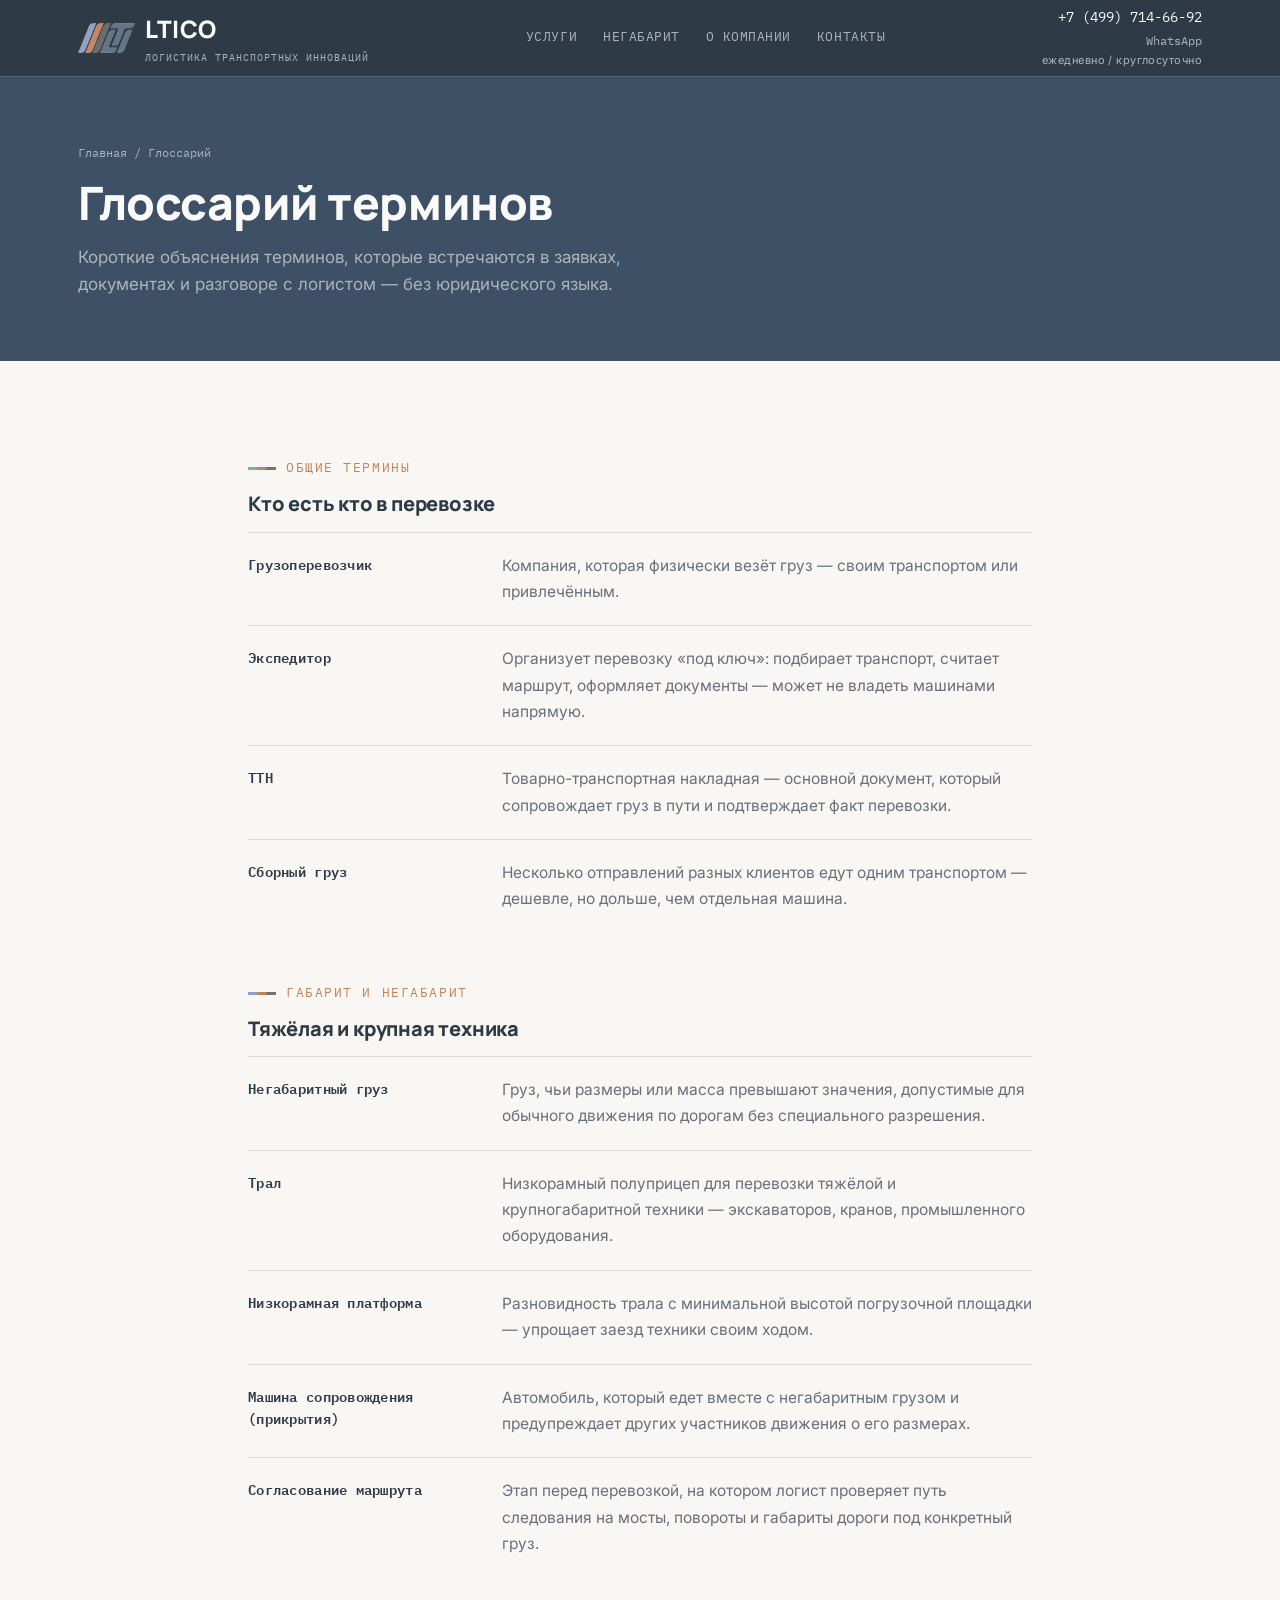
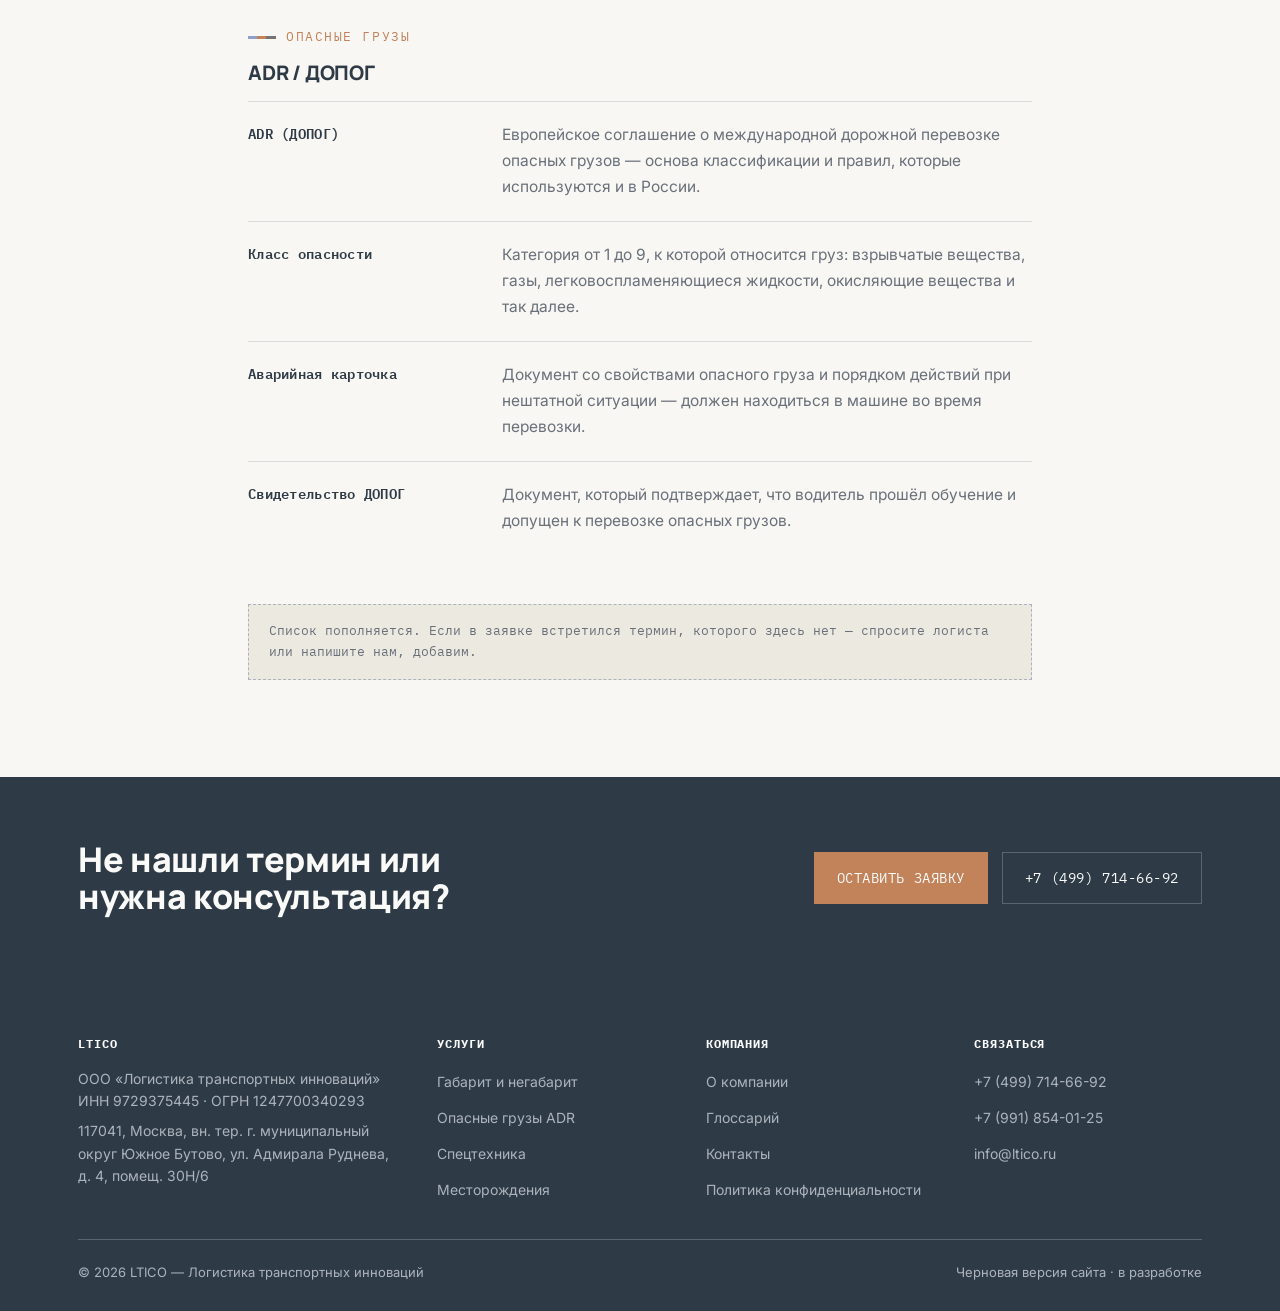
<file: glossary.html>
<!doctype html>
<html lang="ru">
<head>
<script>document.documentElement.classList.add('js');</script>
<meta charset="UTF-8">
<meta name="viewport" content="width=device-width, initial-scale=1">
<title>Глоссарий терминов грузоперевозок — LTICO</title>
<meta name="description" content="Простыми словами: что такое негабарит, трал, ADR/ДОПОГ, классы опасности и другие термины грузоперевозок. Глоссарий от LTICO.">
<link rel="preconnect" href="https://fonts.googleapis.com">
<link rel="preconnect" href="https://fonts.gstatic.com" crossorigin>
<link href="https://fonts.googleapis.com/css2?family=Manrope:wght@500;700;800&family=Inter:wght@400;500;600&family=IBM+Plex+Mono:wght@400;500&display=swap" rel="stylesheet">
<link rel="stylesheet" href="styles.css">
</head>
<body>

<header class="site-header">
  <div class="container">
    <a class="logo" href="index.html">
      <img class="logo-mark" src="logo.png" alt="LTI" height="30" style="width:auto; display:block;">
      <span>
        <span class="logo-word">LTICO</span>
        <span class="logo-sub">логистика транспортных инноваций</span>
      </span>
    </a>
    <button class="nav-toggle" type="button" aria-expanded="false" aria-controls="main-nav" aria-label="Открыть меню">
      <span class="nav-toggle-bar"></span>
      <span class="nav-toggle-bar"></span>
      <span class="nav-toggle-bar"></span>
    </button>
    <nav class="main-nav" id="main-nav" aria-label="Основная навигация">
      <a href="index.html#uslugi">Услуги</a>
      <a href="gabaritnye-gruzy.html">Негабарит</a>
      <a href="index.html#o-kompanii">О компании</a>
      <a href="kontakty.html">Контакты</a>
    </nav>
    <div class="header-contacts">
      <a href="tel:+74997146692">+7 (499) 714-66-92</a>
      <a href="https://wa.me/79918540125" target="_blank" rel="noopener" style="font-size:12px; color:var(--steel-light);">WhatsApp</a>
      <span>ежедневно / круглосуточно</span>
    </div>
  </div>
</header>

<div class="page-head">
  <div class="container">
    <p class="breadcrumb"><a href="index.html">Главная</a> / Глоссарий</p>
    <h1>Глоссарий терминов</h1>
    <p class="lead">Короткие объяснения терминов, которые встречаются в заявках, документах и разговоре с логистом — без юридического языка.</p>
  </div>
</div>

<section>
  <div class="container" style="max-width:840px;">

    <div class="glossary-group reveal">
      <p class="eyebrow">Общие термины</p>
      <h2 style="margin-top:14px;">Кто есть кто в перевозке</h2>
      <dl>
        <div class="glossary-term">
          <dt>Грузоперевозчик</dt>
          <dd>Компания, которая физически везёт груз — своим транспортом или привлечённым.</dd>
        </div>
        <div class="glossary-term">
          <dt>Экспедитор</dt>
          <dd>Организует перевозку «под ключ»: подбирает транспорт, считает маршрут, оформляет документы — может не владеть машинами напрямую.</dd>
        </div>
        <div class="glossary-term">
          <dt>ТТН</dt>
          <dd>Товарно-транспортная накладная — основной документ, который сопровождает груз в пути и подтверждает факт перевозки.</dd>
        </div>
        <div class="glossary-term">
          <dt>Сборный груз</dt>
          <dd>Несколько отправлений разных клиентов едут одним транспортом — дешевле, но дольше, чем отдельная машина.</dd>
        </div>
      </dl>
    </div>

    <div class="glossary-group reveal">
      <p class="eyebrow">Габарит и негабарит</p>
      <h2 style="margin-top:14px;">Тяжёлая и крупная техника</h2>
      <dl>
        <div class="glossary-term">
          <dt>Негабаритный груз</dt>
          <dd>Груз, чьи размеры или масса превышают значения, допустимые для обычного движения по дорогам без специального разрешения.</dd>
        </div>
        <div class="glossary-term">
          <dt>Трал</dt>
          <dd>Низкорамный полуприцеп для перевозки тяжёлой и крупногабаритной техники — экскаваторов, кранов, промышленного оборудования.</dd>
        </div>
        <div class="glossary-term">
          <dt>Низкорамная платформа</dt>
          <dd>Разновидность трала с минимальной высотой погрузочной площадки — упрощает заезд техники своим ходом.</dd>
        </div>
        <div class="glossary-term">
          <dt>Машина сопровождения (прикрытия)</dt>
          <dd>Автомобиль, который едет вместе с негабаритным грузом и предупреждает других участников движения о его размерах.</dd>
        </div>
        <div class="glossary-term">
          <dt>Согласование маршрута</dt>
          <dd>Этап перед перевозкой, на котором логист проверяет путь следования на мосты, повороты и габариты дороги под конкретный груз.</dd>
        </div>
      </dl>
    </div>

    <div class="glossary-group reveal">
      <p class="eyebrow">Опасные грузы</p>
      <h2 style="margin-top:14px;">ADR / ДОПОГ</h2>
      <dl>
        <div class="glossary-term">
          <dt>ADR (ДОПОГ)</dt>
          <dd>Европейское соглашение о международной дорожной перевозке опасных грузов — основа классификации и правил, которые используются и в России.</dd>
        </div>
        <div class="glossary-term">
          <dt>Класс опасности</dt>
          <dd>Категория от 1 до 9, к которой относится груз: взрывчатые вещества, газы, легковоспламеняющиеся жидкости, окисляющие вещества и так далее.</dd>
        </div>
        <div class="glossary-term">
          <dt>Аварийная карточка</dt>
          <dd>Документ со свойствами опасного груза и порядком действий при нештатной ситуации — должен находиться в машине во время перевозки.</dd>
        </div>
        <div class="glossary-term">
          <dt>Свидетельство ДОПОГ</dt>
          <dd>Документ, который подтверждает, что водитель прошёл обучение и допущен к перевозке опасных грузов.</dd>
        </div>
      </dl>
    </div>

    <p class="note" style="margin-top:10px;">Список пополняется. Если в заявке встретился термин, которого здесь нет — спросите логиста или напишите нам, добавим.</p>

  </div>
</section>

<div class="cta-band">
  <div class="container">
    <h2>Не нашли термин или нужна консультация?</h2>
    <div class="hero-cta" style="margin-top:0;">
      <a class="btn btn-solid" href="kontakty.html#form">Оставить заявку</a>
      <a class="btn btn-ghost" href="tel:+74997146692">+7 (499) 714-66-92</a>
    </div>
  </div>
</div>

<footer class="site-footer">
  <div class="container">
    <div class="footer-grid">
      <div>
        <h5>LTICO</h5>
        <p>ООО «Логистика транспортных инноваций»<br>ИНН 9729375445 · ОГРН 1247700340293</p>
        <p>117041, Москва, вн. тер. г. муниципальный округ Южное Бутово, ул. Адмирала Руднева, д. 4, помещ. 30Н/6</p>
      </div>
      <div>
        <h5>Услуги</h5>
        <ul>
          <li><a href="gabaritnye-gruzy.html">Габарит и негабарит</a></li>
          <li><a href="index.html#uslugi">Опасные грузы ADR</a></li>
          <li><a href="index.html#uslugi">Спецтехника</a></li>
          <li><a href="index.html#uslugi">Месторождения</a></li>
        </ul>
      </div>
      <div>
        <h5>Компания</h5>
        <ul>
          <li><a href="index.html#o-kompanii">О компании</a></li>
          <li><a href="glossary.html">Глоссарий</a></li>
          <li><a href="kontakty.html">Контакты</a></li>
          <li><a href="privacy.html">Политика конфиденциальности</a></li>
        </ul>
      </div>
      <div>
        <h5>Связаться</h5>
        <ul>
          <li><a href="tel:+74997146692">+7 (499) 714-66-92</a></li>
          <li><a href="tel:+79918540125">+7 (991) 854-01-25</a></li>
          <li><a href="mailto:info@ltico.ru">info@ltico.ru</a></li>
        </ul>
      </div>
    </div>
    <div class="footer-bottom">
      <span>© 2026 LTICO — Логистика транспортных инноваций</span>
      <span>Черновая версия сайта · в разработке</span>
    </div>
  </div>
</footer>

<script>
(function(){
  if(!('IntersectionObserver' in window)){
    document.querySelectorAll('.reveal').forEach(function(el){ el.classList.add('is-visible'); });
    return;
  }
  var io = new IntersectionObserver(function(entries){
    entries.forEach(function(entry){
      if(entry.isIntersecting){
        entry.target.classList.add('is-visible');
        io.unobserve(entry.target);
      }
    });
  }, {threshold:0.15, rootMargin:"0px 0px -60px 0px"});
  document.querySelectorAll('.reveal').forEach(function(el){ io.observe(el); });
})();

(function(){
  var toggle = document.querySelector('.nav-toggle');
  var nav = document.getElementById('main-nav');
  if(!toggle || !nav) return;
  toggle.addEventListener('click', function(){
    var isOpen = nav.classList.toggle('is-open');
    toggle.setAttribute('aria-expanded', isOpen ? 'true' : 'false');
    toggle.setAttribute('aria-label', isOpen ? 'Закрыть меню' : 'Открыть меню');
  });
  nav.querySelectorAll('a').forEach(function(link){
    link.addEventListener('click', function(){
      nav.classList.remove('is-open');
      toggle.setAttribute('aria-expanded', 'false');
      toggle.setAttribute('aria-label', 'Открыть меню');
    });
  });
})();
</script>
</body>
</html>
</file>
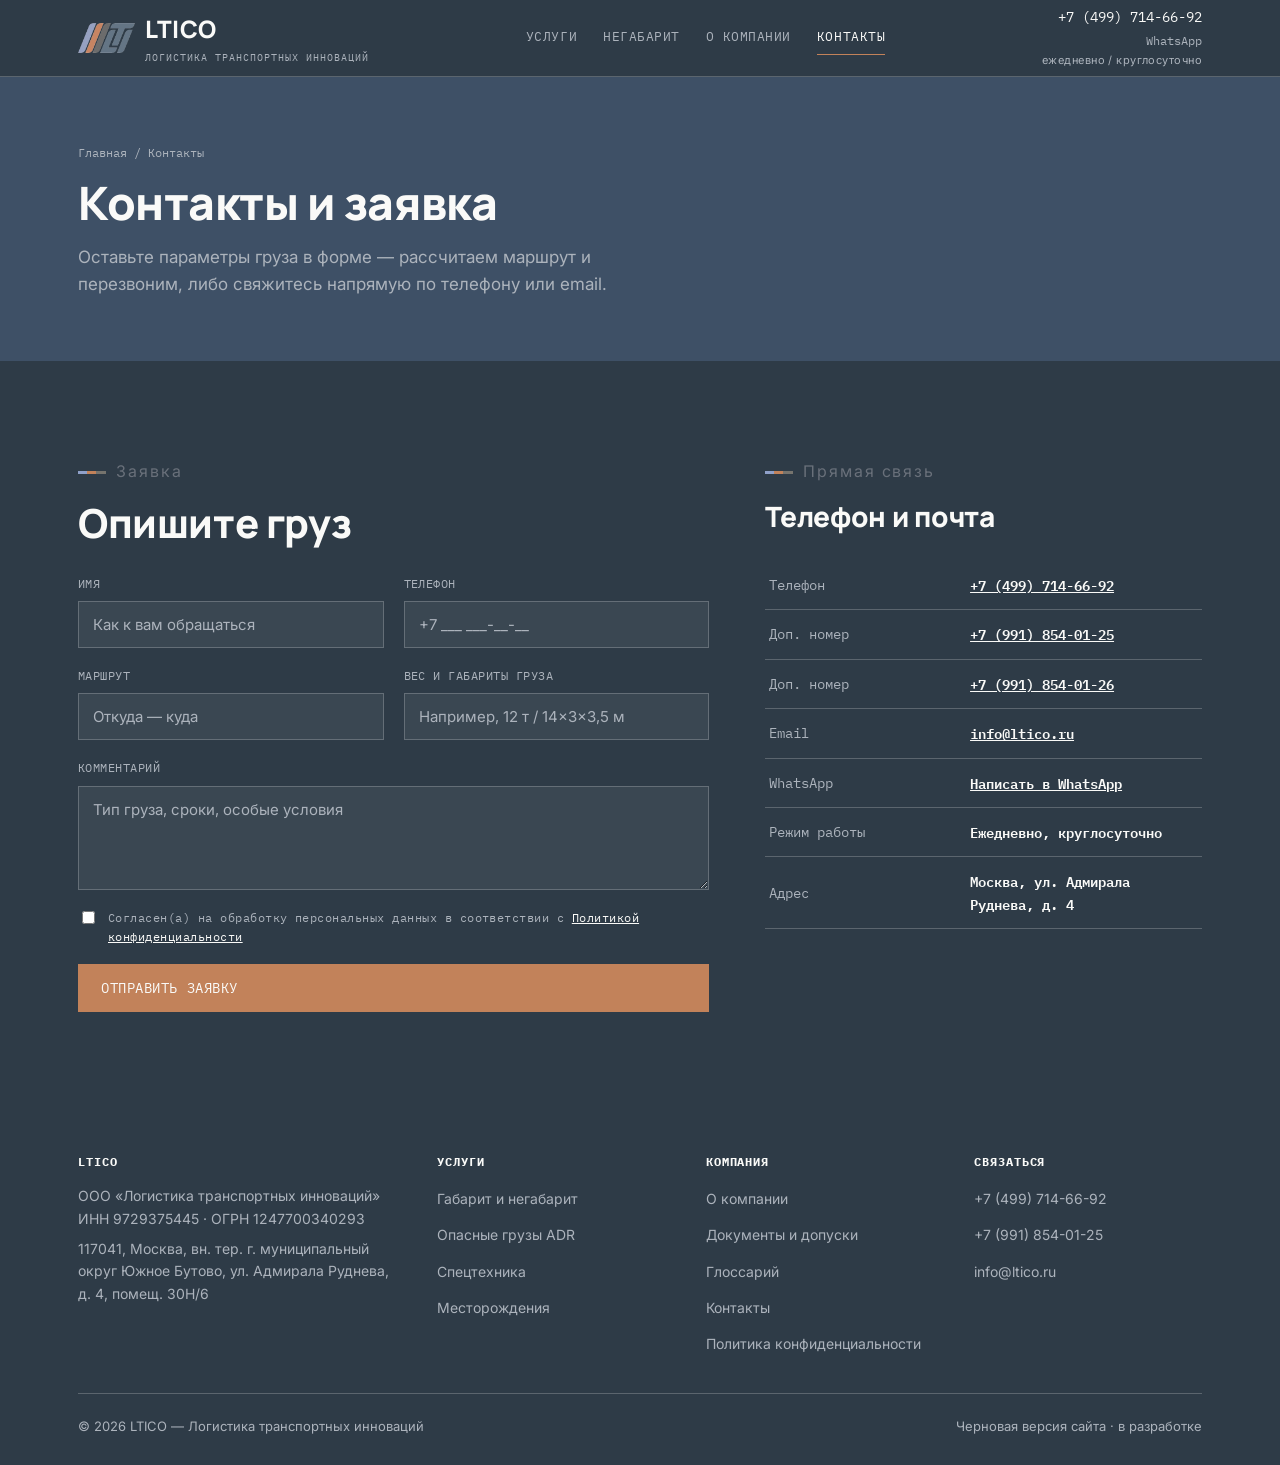
<file: kontakty.html>
<!doctype html>
<html lang="ru">
<head>
<script>document.documentElement.classList.add('js');</script>
<meta charset="UTF-8">
<meta name="viewport" content="width=device-width, initial-scale=1">
<title>Контакты и заявка на перевозку — LTICO</title>
<meta name="description" content="Свяжитесь с LTICO по телефону, email или оставьте заявку на перевозку груза по России, Казахстану и Беларуси.">
<link rel="preconnect" href="https://fonts.googleapis.com">
<link rel="preconnect" href="https://fonts.gstatic.com" crossorigin>
<link href="https://fonts.googleapis.com/css2?family=Manrope:wght@500;700;800&family=Inter:wght@400;500;600&family=IBM+Plex+Mono:wght@400;500&display=swap" rel="stylesheet">
<link rel="stylesheet" href="styles.css">
</head>
<body>

<header class="site-header">
  <div class="container">
    <a class="logo" href="index.html">
      <img class="logo-mark" src="logo.png" alt="LTI" height="30" style="width:auto; display:block;">
      <span>
        <span class="logo-word">LTICO</span>
        <span class="logo-sub">логистика транспортных инноваций</span>
      </span>
    </a>
    <button class="nav-toggle" type="button" aria-expanded="false" aria-controls="main-nav" aria-label="Открыть меню">
      <span class="nav-toggle-bar"></span>
      <span class="nav-toggle-bar"></span>
      <span class="nav-toggle-bar"></span>
    </button>
    <nav class="main-nav" id="main-nav" aria-label="Основная навигация">
      <a href="index.html#uslugi">Услуги</a>
      <a href="gabaritnye-gruzy.html">Негабарит</a>
      <a href="index.html#o-kompanii">О компании</a>
      <a href="kontakty.html" aria-current="page">Контакты</a>
    </nav>
    <div class="header-contacts">
      <a href="tel:+74997146692">+7 (499) 714-66-92</a>
      <a href="https://wa.me/79918540125" target="_blank" rel="noopener" style="font-size:12px; color:var(--steel-light);">WhatsApp</a>
      <span>ежедневно / круглосуточно</span>
    </div>
  </div>
</header>

<div class="page-head">
  <div class="container">
    <p class="breadcrumb"><a href="index.html">Главная</a> / Контакты</p>
    <h1>Контакты и заявка</h1>
    <p class="lead">Оставьте параметры груза в форме — рассчитаем маршрут и перезвоним, либо свяжитесь напрямую по телефону или email.</p>
  </div>
</div>

<section class="bg-ink" id="form">
  <div class="container two-col">
    <div>
      <div class="section-head reveal" style="margin-bottom:30px;">
        <p class="eyebrow">Заявка</p>
        <h2 style="margin-top:14px;">Опишите груз</h2>
      </div>

      <!--
        Форма отправляет данные через Web3Forms (web3forms.com) — бесплатный сервис приёма заявок без бэкенда.
        Перед публикацией: зарегистрируйтесь на web3forms.com, получите Access Key
        и замените значение YOUR_ACCESS_KEY_HERE ниже на свой ключ.
      -->
      <form class="form-grid" action="https://api.web3forms.com/submit" method="POST">
        <input type="hidden" name="access_key" value="YOUR_ACCESS_KEY_HERE">
        <input type="hidden" name="subject" value="Новая заявка с сайта LTICO">

        <div class="field">
          <label for="name">Имя</label>
          <input id="name" name="name" type="text" placeholder="Как к вам обращаться" required>
        </div>
        <div class="field">
          <label for="phone">Телефон</label>
          <input id="phone" name="phone" type="tel" placeholder="+7 ___ ___-__-__" required>
        </div>
        <div class="field">
          <label for="route">Маршрут</label>
          <input id="route" name="route" type="text" placeholder="Откуда — куда">
        </div>
        <div class="field">
          <label for="weight">Вес и габариты груза</label>
          <input id="weight" name="weight" type="text" placeholder="Например, 12 т / 14×3×3,5 м">
        </div>
        <div class="field full">
          <label for="message">Комментарий</label>
          <textarea id="message" name="message" rows="4" placeholder="Тип груза, сроки, особые условия"></textarea>
        </div>
        <div class="field full">
          <label class="field-consent" style="display:flex; align-items:flex-start; gap:10px; text-transform:none;">
            <input type="checkbox" required style="margin-top:3px;">
            <span>Согласен(а) на обработку персональных данных в соответствии с <a href="privacy.html">Политикой конфиденциальности</a></span>
          </label>
        </div>
        <div class="field full">
          <button type="submit" class="btn btn-solid">Отправить заявку</button>
        </div>
      </form>
    </div>

    <aside>
      <div class="section-head reveal" style="margin-bottom:30px;">
        <p class="eyebrow">Прямая связь</p>
        <h2 style="margin-top:14px; font-size:28px;">Телефон и почта</h2>
      </div>
      <table class="spec-table" style="color:var(--line-white);">
        <tr style="border-color:var(--rule-light)"><td style="color:var(--steel-light)">Телефон</td><td><a href="tel:+74997146692">+7 (499) 714-66-92</a></td></tr>
        <tr style="border-color:var(--rule-light)"><td style="color:var(--steel-light)">Доп. номер</td><td><a href="tel:+79918540125">+7 (991) 854-01-25</a></td></tr>
        <tr style="border-color:var(--rule-light)"><td style="color:var(--steel-light)">Доп. номер</td><td><a href="tel:+79918540126">+7 (991) 854-01-26</a></td></tr>
        <tr style="border-color:var(--rule-light)"><td style="color:var(--steel-light)">Email</td><td><a href="mailto:info@ltico.ru">info@ltico.ru</a></td></tr>
        <tr style="border-color:var(--rule-light)"><td style="color:var(--steel-light)">WhatsApp</td><td><a href="https://wa.me/79918540125" target="_blank" rel="noopener">Написать в WhatsApp</a></td></tr>
        <tr style="border-color:var(--rule-light)"><td style="color:var(--steel-light)">Режим работы</td><td>Ежедневно, круглосуточно</td></tr>
        <tr style="border-color:var(--rule-light)"><td style="color:var(--steel-light)">Адрес</td><td>Москва, ул. Адмирала Руднева, д. 4</td></tr>
      </table>
    </aside>
  </div>
</section>

<footer class="site-footer">
  <div class="container">
    <div class="footer-grid">
      <div>
        <h5>LTICO</h5>
        <p>ООО «Логистика транспортных инноваций»<br>ИНН 9729375445 · ОГРН 1247700340293</p>
        <p>117041, Москва, вн. тер. г. муниципальный округ Южное Бутово, ул. Адмирала Руднева, д. 4, помещ. 30Н/6</p>
      </div>
      <div>
        <h5>Услуги</h5>
        <ul>
          <li><a href="gabaritnye-gruzy.html">Габарит и негабарит</a></li>
          <li><a href="index.html#uslugi">Опасные грузы ADR</a></li>
          <li><a href="index.html#uslugi">Спецтехника</a></li>
          <li><a href="index.html#uslugi">Месторождения</a></li>
        </ul>
      </div>
      <div>
        <h5>Компания</h5>
        <ul>
          <li><a href="index.html#o-kompanii">О компании</a></li>
          <li><a href="dokumenty-i-dopuski.html">Документы и допуски</a></li>
          <li><a href="glossary.html">Глоссарий</a></li>
          <li><a href="kontakty.html">Контакты</a></li>
          <li><a href="privacy.html">Политика конфиденциальности</a></li>
        </ul>
      </div>
      <div>
        <h5>Связаться</h5>
        <ul>
          <li><a href="tel:+74997146692">+7 (499) 714-66-92</a></li>
          <li><a href="tel:+79918540125">+7 (991) 854-01-25</a></li>
          <li><a href="mailto:info@ltico.ru">info@ltico.ru</a></li>
        </ul>
      </div>
    </div>
    <div class="footer-bottom">
      <span>© 2026 LTICO — Логистика транспортных инноваций</span>
      <span>Черновая версия сайта · в разработке</span>
    </div>
  </div>
</footer>


<script>
(function(){
  if(!('IntersectionObserver' in window)){
    document.querySelectorAll('.reveal').forEach(function(el){ el.classList.add('is-visible'); });
    return;
  }
  var io = new IntersectionObserver(function(entries){
    entries.forEach(function(entry){
      if(entry.isIntersecting){
        entry.target.classList.add('is-visible');
        io.unobserve(entry.target);
      }
    });
  }, {threshold:0.15, rootMargin:"0px 0px -60px 0px"});
  document.querySelectorAll('.reveal').forEach(function(el){ io.observe(el); });
})();

(function(){
  var toggle = document.querySelector('.nav-toggle');
  var nav = document.getElementById('main-nav');
  if(!toggle || !nav) return;
  toggle.addEventListener('click', function(){
    var isOpen = nav.classList.toggle('is-open');
    toggle.setAttribute('aria-expanded', isOpen ? 'true' : 'false');
    toggle.setAttribute('aria-label', isOpen ? 'Закрыть меню' : 'Открыть меню');
  });
  nav.querySelectorAll('a').forEach(function(link){
    link.addEventListener('click', function(){
      nav.classList.remove('is-open');
      toggle.setAttribute('aria-expanded', 'false');
      toggle.setAttribute('aria-label', 'Открыть меню');
    });
  });
})();
</script>
</body>
</html>
</file>
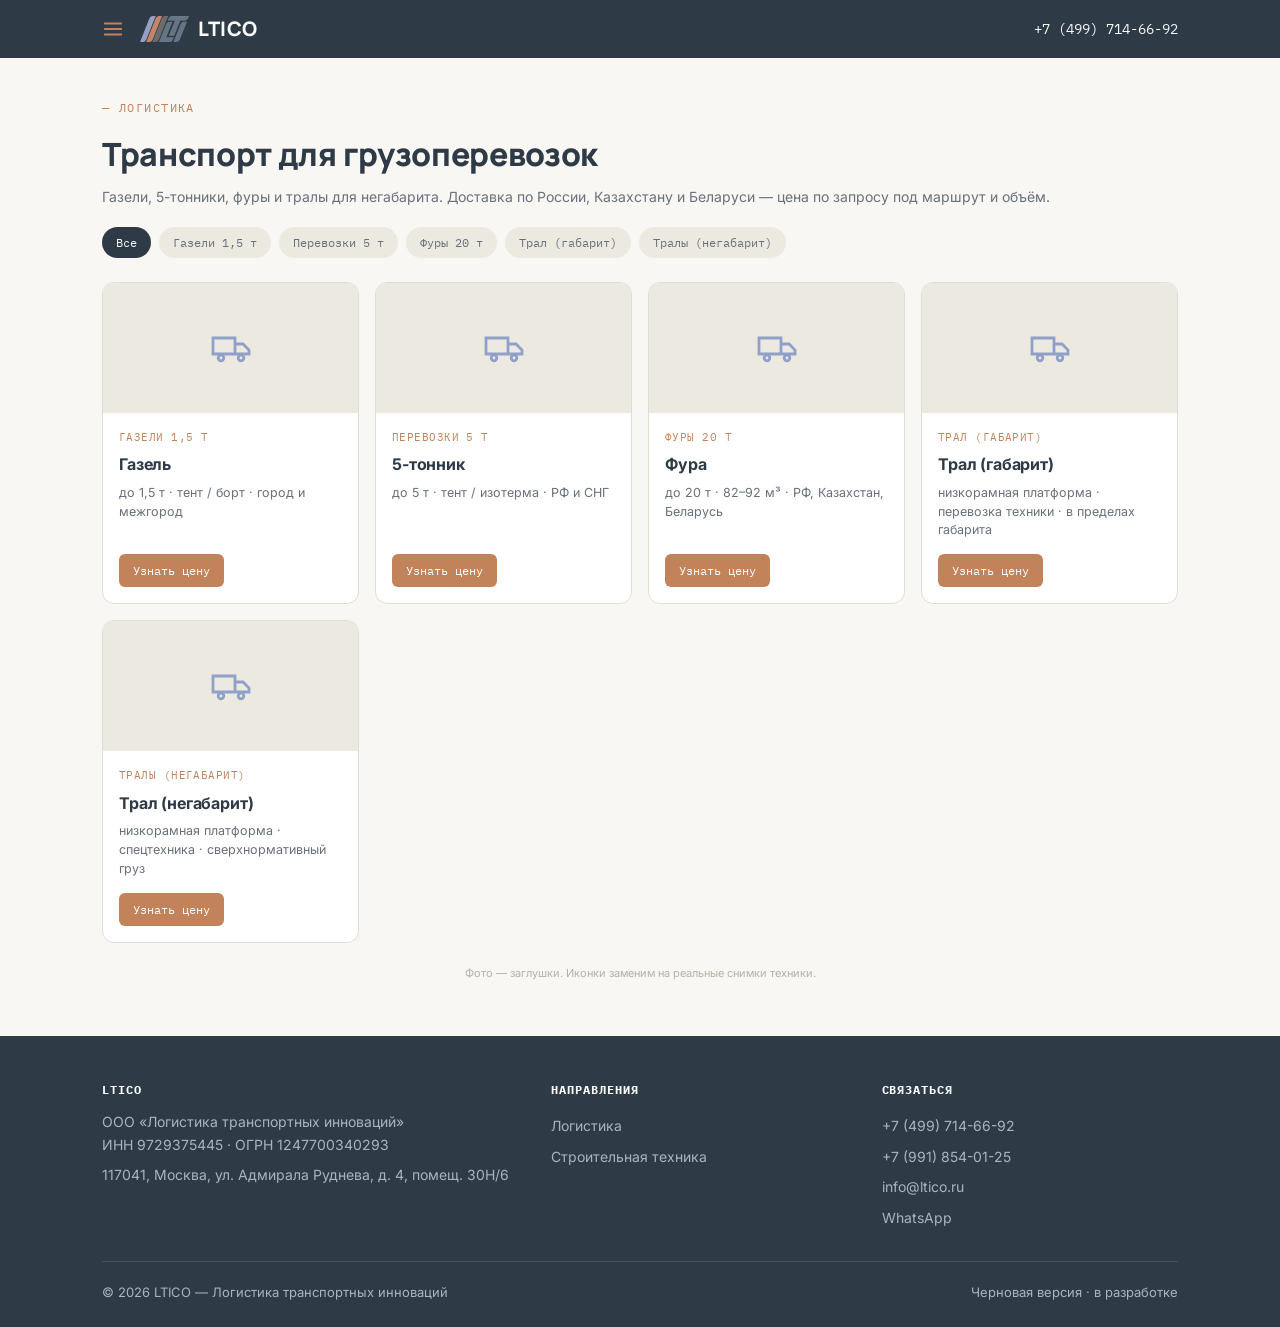
<file: logistika.html>
<!doctype html>
<html lang="ru">
<head>
<meta charset="UTF-8">
<meta name="viewport" content="width=device-width, initial-scale=1">
<title>Логистика и грузоперевозки — LTICO</title>
<meta name="description" content="Грузоперевозки LTICO: газели, 5-тонники, фуры, тралы для негабарита. Доставка по России, Казахстану и Беларуси.">
<link rel="preconnect" href="https://fonts.googleapis.com">
<link rel="preconnect" href="https://fonts.gstatic.com" crossorigin>
<link href="https://fonts.googleapis.com/css2?family=Manrope:wght@500;700;800&family=Inter:wght@400;500;600&family=IBM+Plex+Mono:wght@400;500&display=swap" rel="stylesheet">
<link rel="stylesheet" href="site.css">
</head>
<body data-direction="logistics">

<header class="hdr">
  <div class="hdr-in">
    <div class="hdr-left">
      <button class="burger" id="burger" aria-label="Открыть меню">
        <svg width="22" height="22" viewBox="0 0 24 24" fill="none"><path d="M3 6h18M3 12h18M3 18h18" stroke="currentColor" stroke-width="2" stroke-linecap="round"/></svg>
      </button>
      <a class="logo" href="index.html">
        <img src="logo.png" alt="LTICO">
        <span class="logo-word">LTICO</span>
      </a>
    </div>
    <a class="hdr-phone" href="tel:+74997146692">+7 (499) 714-66-92</a>
  </div>
  <nav class="mega" id="mega" aria-label="Каталог">
    <div class="mega-in">
      <div class="mega-col">
        <div class="cap" style="color:var(--peri)"><span>●</span> Логистика</div>
        <div id="menu-logistics"></div>
      </div>
      <div class="mega-col">
        <div class="cap" style="color:var(--signal)"><span>●</span> Спецтехника</div>
        <div id="menu-special"></div>
      </div>
      <div class="mega-links">
        <a href="logistika.html">Логистика</a>
        <a href="stroytehnika.html">Строительная техника</a>
        <a href="kontakty.html">Контакты</a>
      </div>
    </div>
  </nav>
</header>

<section class="cat" style="padding-top:40px;">
  <div class="wrap">
    <div class="eyebrow">— Логистика</div>
    <h1 style="margin-top:12px;">Транспорт для грузоперевозок</h1>
    <div class="sub">Газели, 5-тонники, фуры и тралы для негабарита. Доставка по России, Казахстану и Беларуси — цена по запросу под маршрут и объём.</div>
    <div class="filters" id="filters"></div>
    <div class="grid" id="grid"></div>
    <div class="note">Фото — заглушки. Иконки заменим на реальные снимки техники.</div>
  </div>
</section>

<footer class="ftr">
  <div class="wrap">
    <div class="ftr-grid">
      <div>
        <h5>LTICO</h5>
        <p>ООО «Логистика транспортных инноваций»<br>ИНН 9729375445 · ОГРН 1247700340293</p>
        <p>117041, Москва, ул. Адмирала Руднева, д. 4, помещ. 30Н/6</p>
      </div>
      <div>
        <h5>Направления</h5>
        <a href="logistika.html">Логистика</a>
        <a href="stroytehnika.html">Строительная техника</a>
      </div>
      <div>
        <h5>Связаться</h5>
        <a href="tel:+74997146692">+7 (499) 714-66-92</a>
        <a href="tel:+79918540125">+7 (991) 854-01-25</a>
        <a href="mailto:info@ltico.ru">info@ltico.ru</a>
        <a href="https://wa.me/79918540125" target="_blank" rel="noopener">WhatsApp</a>
      </div>
    </div>
    <div class="ftr-bot">
      <span>© 2026 LTICO — Логистика транспортных инноваций</span>
      <span>Черновая версия · в разработке</span>
    </div>
  </div>
</footer>

<div class="modal-overlay" id="modal-overlay" hidden>
  <div class="modal" role="dialog" aria-modal="true" aria-labelledby="modal-title">
    <button type="button" class="modal-close" id="modal-close" aria-label="Закрыть">×</button>
    <div class="eyebrow">Заявка</div>
    <h2 id="modal-title" style="margin-top:8px;">Заявка</h2>
    <form id="modal-form" action="https://api.web3forms.com/submit" method="POST">
      <input type="hidden" name="access_key" value="YOUR_ACCESS_KEY_HERE">
      <input type="hidden" name="subject" id="modal-subject" value="">
      <div id="modal-fields"></div>
      <label class="field-consent">
        <input type="checkbox" required>
        <span>Согласен(а) на обработку персональных данных в соответствии с <a href="privacy.html" target="_blank" rel="noopener">Политикой конфиденциальности</a></span>
      </label>
      <button type="submit" class="modal-submit">Отправить заявку</button>
    </form>
  </div>
</div>

<script src="catalog.js"></script>
<script src="site.js"></script>
</body>
</html>
</file>
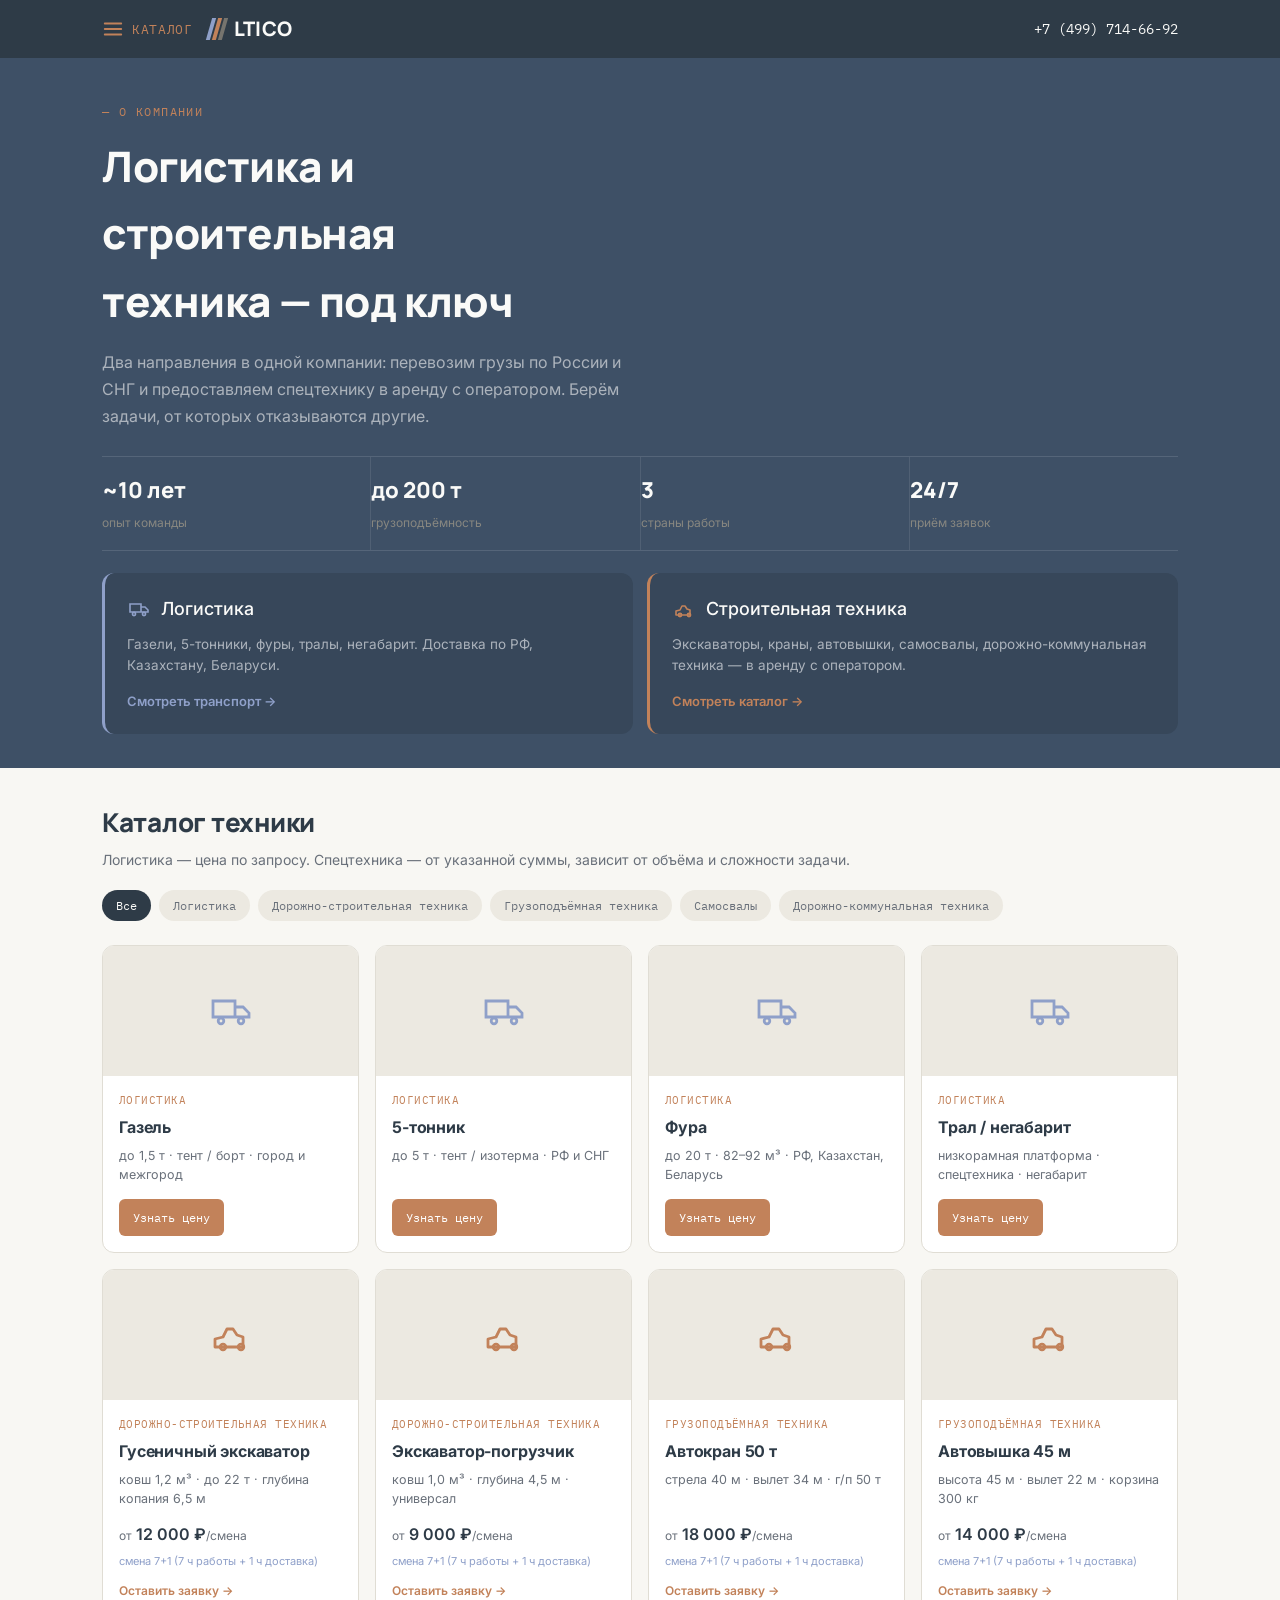
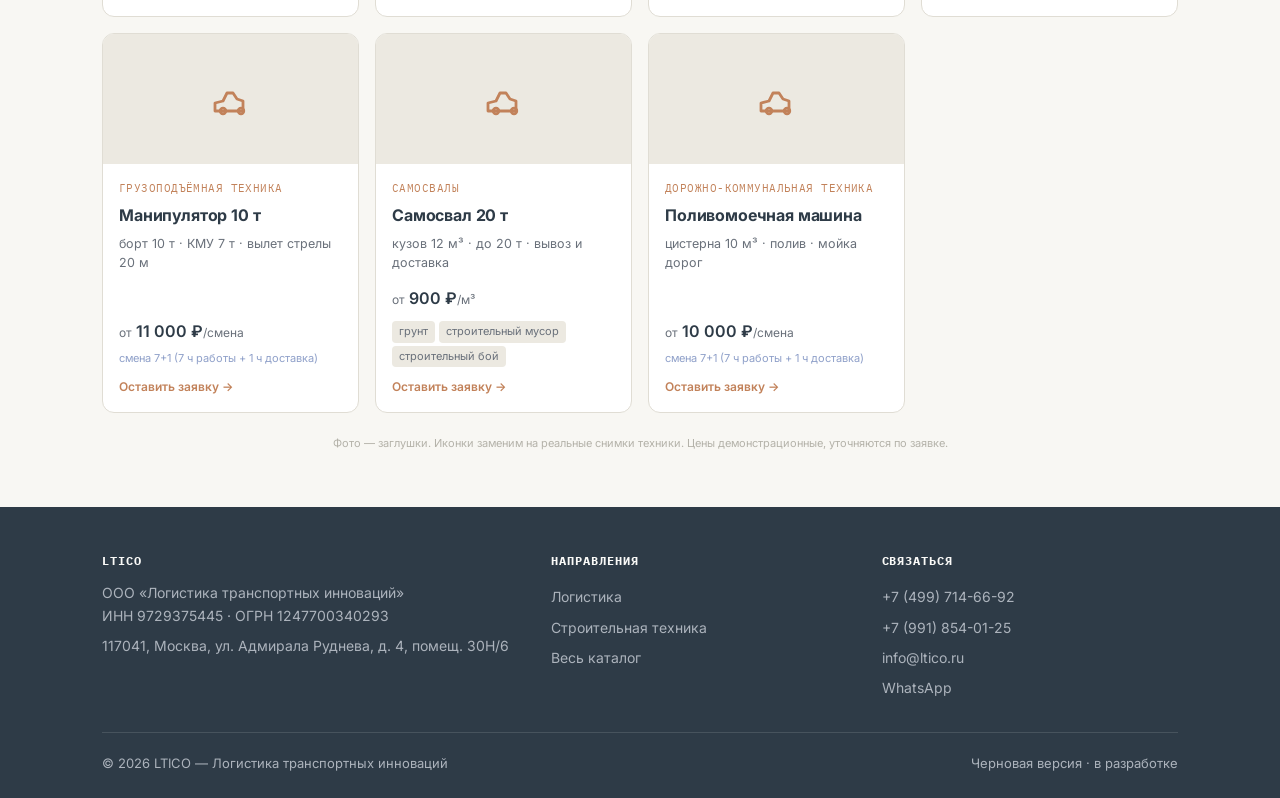
<file: ltico-v2-preview.html>
<!doctype html>
<html lang="ru">
<head>
<meta charset="UTF-8">
<meta name="viewport" content="width=device-width, initial-scale=1">
<title>LTICO — логистика и аренда строительной техники по РФ, Казахстану и Беларуси</title>
<meta name="description" content="ООО «Логистика транспортных инноваций» (LTICO): грузоперевозки (газели, фуры, тралы, негабарит) и аренда спецтехники с оператором — экскаваторы, краны, автовышки, самосвалы, дорожно-коммунальная техника.">
<link rel="preconnect" href="https://fonts.googleapis.com">
<link rel="preconnect" href="https://fonts.gstatic.com" crossorigin>
<link href="https://fonts.googleapis.com/css2?family=Manrope:wght@500;700;800&family=Inter:wght@400;500;600&family=IBM+Plex+Mono:wght@400;500&display=swap" rel="stylesheet">
<style>
/* ==========================================================================
   site.css — стили новой концепции LTICO (главная + каталог)
   Палитра из логотипа LTI. Отдельный файл, чтобы не конфликтовать
   с существующим styles.css старых страниц.
   ========================================================================== */
:root{
  --ink:#2E3B47; --ink-2:#37475A; --blueprint:#3E5066;
  --paper:#F8F7F3; --paper-2:#ECE9E1; --line:#FAFAF8;
  --signal:#C2825A; --signal-d:#A3673F; --peri:#8FA0C9; --stone:#76746E;
  --steel:#69707A; --steel-l:#ACB3BC; --rule:rgba(46,59,71,0.12);
  --container:1120px;
}
*,*::before,*::after{box-sizing:border-box;}
html{scroll-behavior:smooth;}
@media (prefers-reduced-motion: reduce){ html{scroll-behavior:auto;} }
body{margin:0;font-family:"Inter",sans-serif;color:var(--ink);background:var(--paper);font-size:16px;line-height:1.6;}
h1,h2,h3{font-family:"Manrope",sans-serif;font-weight:800;margin:0;letter-spacing:-0.01em;}
a{color:inherit;}
img{max-width:100%;display:block;}
.wrap{max-width:var(--container);margin:0 auto;padding:0 22px;}
.eyebrow{font-family:"IBM Plex Mono",monospace;font-size:12px;letter-spacing:.12em;text-transform:uppercase;color:var(--signal);}
a:focus-visible,button:focus-visible{outline:2px solid var(--signal);outline-offset:3px;}

/* ---------- header + burger ---------- */
.hdr{position:sticky;top:0;z-index:50;background:var(--ink);color:var(--line);}
.hdr-in{max-width:var(--container);margin:0 auto;display:flex;align-items:center;justify-content:space-between;padding:13px 22px;}
.hdr-left{display:flex;align-items:center;gap:16px;}
.burger{background:none;border:none;color:var(--signal);cursor:pointer;display:flex;align-items:center;gap:8px;font-family:"IBM Plex Mono",monospace;font-size:13px;text-transform:uppercase;letter-spacing:.05em;padding:0;}
.burger svg{display:block;}
.logo{display:flex;align-items:center;gap:9px;text-decoration:none;color:var(--line);}
.logo img{height:26px;width:auto;}
.logo-word{font-family:"Manrope",sans-serif;font-size:20px;font-weight:800;letter-spacing:.02em;}
.hdr-phone{font-family:"IBM Plex Mono",monospace;font-size:14px;color:var(--line);text-decoration:none;}
.mega{display:none;background:var(--ink-2);border-top:1px solid rgba(250,250,248,0.12);}
.mega.open{display:block;}
.mega-in{max-width:var(--container);margin:0 auto;display:grid;grid-template-columns:1fr 1fr;gap:1px;background:rgba(250,250,248,0.1);}
.mega-col{background:var(--ink-2);padding:22px 24px;}
.mega-col .cap{display:flex;align-items:center;gap:8px;margin-bottom:12px;font-family:"IBM Plex Mono",monospace;font-size:12px;letter-spacing:.06em;text-transform:uppercase;}
.mega-col a{display:block;color:#DDE1E8;text-decoration:none;font-size:14px;padding:8px 0;border-bottom:1px solid rgba(250,250,248,0.06);}
.mega-col a:hover{color:var(--line);}
.mega-links{grid-column:1/-1;background:var(--ink-2);display:flex;border-top:1px solid rgba(250,250,248,0.1);}
.mega-links a{flex:1;text-align:center;color:var(--steel-l);text-decoration:none;font-size:13px;padding:13px;border-right:1px solid rgba(250,250,248,0.08);}
.mega-links a:last-child{border-right:none;}
.mega-links a:hover{color:var(--line);}

/* ---------- intro ---------- */
.intro{background:var(--blueprint);color:var(--line);padding:44px 0 34px;}
.intro h1{font-size:clamp(26px,4vw,42px);margin-top:12px;max-width:16ch;}
.intro .lead{color:var(--steel-l);font-size:16px;line-height:1.7;max-width:54ch;margin-top:14px;}
.stats{display:flex;border-top:1px solid rgba(250,250,248,0.12);border-bottom:1px solid rgba(250,250,248,0.12);margin-top:26px;}
.stat{flex:1;padding:16px 0;border-right:1px solid rgba(250,250,248,0.1);}
.stat:last-child{border-right:none;}
.stat b{display:block;font-family:"Manrope",sans-serif;font-size:22px;font-weight:800;}
.stat span{font-size:12px;color:#888780;}
.dirs{display:grid;grid-template-columns:1fr 1fr;gap:14px;margin-top:22px;}
.dir{background:var(--ink-2);border-radius:12px;padding:22px;text-decoration:none;color:var(--line);border-left:3px solid var(--peri);}
.dir.special{border-left-color:var(--signal);}
.dir .dh{display:flex;align-items:center;gap:10px;margin-bottom:10px;}
.dir .dh b{font-size:18px;font-weight:500;font-family:"Inter",sans-serif;}
.dir p{color:var(--steel-l);font-size:13.5px;line-height:1.6;margin:0;}
.dir .go{color:var(--peri);font-size:13px;margin-top:14px;font-weight:600;}
.dir.special .go{color:var(--signal);}

/* ---------- catalog ---------- */
.cat{padding:34px 0 54px;}
.cat h2{font-size:26px;}
.cat .sub{color:var(--steel);font-size:14px;margin-top:6px;}
.filters{display:flex;gap:8px;flex-wrap:wrap;margin:18px 0 24px;}
.filters button{font-family:"IBM Plex Mono",monospace;font-size:12px;padding:8px 14px;border-radius:20px;border:none;cursor:pointer;background:var(--paper-2);color:var(--steel);transition:background .15s,color .15s;}
.filters button.on{background:var(--ink);color:var(--line);}
.grid{display:grid;grid-template-columns:repeat(auto-fill,minmax(240px,1fr));gap:16px;}
.card{background:#fff;border:0.5px solid #E0DDD4;border-radius:12px;overflow:hidden;display:flex;flex-direction:column;}
.card .ph{height:130px;background:var(--paper-2);display:flex;align-items:center;justify-content:center;overflow:hidden;}
.card .ph img{width:100%;height:100%;object-fit:cover;}
.card .bd{padding:16px;display:flex;flex-direction:column;flex-grow:1;}
.card .tag{font-family:"IBM Plex Mono",monospace;font-size:11px;color:var(--signal);text-transform:uppercase;letter-spacing:.04em;}
.card h3{font-size:16px;font-weight:700;font-family:"Inter",sans-serif;margin:6px 0;}
.card .sp{font-size:12.5px;color:var(--steel);line-height:1.5;flex-grow:1;}
.card .foot{display:flex;align-items:baseline;justify-content:space-between;margin-top:14px;}
.card .foot.col{flex-direction:column;align-items:flex-start;gap:10px;}
.price{font-size:16px;font-weight:600;color:var(--ink);}
.price small{color:var(--steel);font-size:12px;font-weight:400;}
.price .from{color:var(--steel);font-size:12px;font-weight:400;}
.req-btn{font-family:"IBM Plex Mono",monospace;font-size:12px;background:var(--signal);color:#fff;border:none;padding:9px 14px;border-radius:6px;cursor:pointer;text-decoration:none;display:inline-block;}
.req-btn:hover{background:var(--signal-d);}
.more{color:var(--signal);font-size:12px;font-weight:600;cursor:pointer;text-decoration:none;}
.shift-note{font-size:11px;color:var(--peri);margin-top:5px;}
.mat{font-size:11px;color:var(--steel);margin-top:6px;}
.mat span{background:var(--paper-2);padding:2px 7px;border-radius:4px;margin-right:4px;display:inline-block;margin-top:3px;}
.note{font-size:11px;color:#B4B2A9;text-align:center;margin-top:22px;}

/* ---------- footer ---------- */
.ftr{background:var(--ink);color:var(--steel-l);padding:44px 0 24px;margin-top:0;}
.ftr-grid{display:grid;grid-template-columns:1.4fr 1fr 1fr;gap:34px;padding-bottom:28px;border-bottom:1px solid rgba(250,250,248,0.12);}
.ftr h5{font-family:"IBM Plex Mono",monospace;font-size:12px;letter-spacing:.08em;text-transform:uppercase;color:var(--line);margin:0 0 12px;}
.ftr p{font-size:14px;line-height:1.6;margin:0 0 8px;}
.ftr a{color:var(--steel-l);text-decoration:none;font-size:14px;display:block;padding:4px 0;}
.ftr a:hover{color:var(--line);}
.ftr-bot{padding-top:20px;font-size:13px;display:flex;justify-content:space-between;flex-wrap:wrap;gap:8px;}

@media(max-width:640px){
  .dirs{grid-template-columns:1fr;}
  .mega-in{grid-template-columns:1fr;}
  .stats{flex-wrap:wrap;}
  .stat{flex:1 1 50%;border-bottom:1px solid rgba(250,250,248,0.1);}
  .ftr-grid{grid-template-columns:1fr;gap:24px;}
}

</style>
</head>
<body>

<header class="hdr">
  <div class="hdr-in">
    <div class="hdr-left">
      <button class="burger" id="burger" aria-label="Открыть меню">
        <svg width="22" height="22" viewBox="0 0 24 24" fill="none"><path d="M3 6h18M3 12h18M3 18h18" stroke="currentColor" stroke-width="2" stroke-linecap="round"/></svg>
        Каталог
      </button>
      <a class="logo" href="index.html">
        <span style="display:inline-flex;gap:2px;"><i style="width:4px;height:22px;background:#8FA0C9;display:inline-block;transform:skewX(-16deg);"></i><i style="width:4px;height:22px;background:#C2825A;display:inline-block;transform:skewX(-16deg);"></i><i style="width:4px;height:22px;background:#76746E;display:inline-block;transform:skewX(-16deg);"></i></span>
        <span class="logo-word">LTICO</span>
      </a>
    </div>
    <a class="hdr-phone" href="tel:+74997146692">+7 (499) 714-66-92</a>
  </div>
  <nav class="mega" id="mega" aria-label="Каталог">
    <div class="mega-in">
      <div class="mega-col">
        <div class="cap" style="color:var(--peri)"><span>●</span> Логистика</div>
        <div id="menu-logistics"></div>
      </div>
      <div class="mega-col">
        <div class="cap" style="color:var(--signal)"><span>●</span> Спецтехника</div>
        <div id="menu-special"></div>
      </div>
      <div class="mega-links">
        <a href="index.html#o-kompanii">О компании</a>
        <a href="catalog.html">Весь каталог</a>
        <a href="kontakty.html">Контакты</a>
      </div>
    </div>
  </nav>
</header>

<section class="intro" id="o-kompanii">
  <div class="wrap">
    <div class="eyebrow">— О компании</div>
    <h1>Логистика и строительная техника — под ключ</h1>
    <p class="lead">Два направления в одной компании: перевозим грузы по России и СНГ и предоставляем спецтехнику в аренду с оператором. Берём задачи, от которых отказываются другие.</p>
    <div class="stats">
      <div class="stat"><b>~10 лет</b><span>опыт команды</span></div>
      <div class="stat"><b>до 200 т</b><span>грузоподъёмность</span></div>
      <div class="stat"><b>3</b><span>страны работы</span></div>
      <div class="stat"><b>24/7</b><span>приём заявок</span></div>
    </div>
    <div class="dirs">
      <a class="dir" href="catalog.html?dir=logistics">
        <div class="dh">
          <svg width="24" height="24" viewBox="0 0 24 24" fill="none"><path d="M3 7h11v8H3zM14 10h4l3 3v2h-7z" stroke="#8FA0C9" stroke-width="1.6"/><circle cx="7" cy="17" r="1.6" stroke="#8FA0C9" stroke-width="1.6"/><circle cx="17" cy="17" r="1.6" stroke="#8FA0C9" stroke-width="1.6"/></svg>
          <b>Логистика</b>
        </div>
        <p>Газели, 5-тонники, фуры, тралы, негабарит. Доставка по РФ, Казахстану, Беларуси.</p>
        <div class="go">Смотреть транспорт →</div>
      </a>
      <a class="dir special" href="catalog.html?dir=special">
        <div class="dh">
          <svg width="24" height="24" viewBox="0 0 24 24" fill="none"><path d="M4 18v-4l4-1 2-4h3l2 3 3 1v5z" stroke="#C2825A" stroke-width="1.6" stroke-linejoin="round"/><circle cx="8" cy="18" r="1.6" stroke="#C2825A" stroke-width="1.6"/><circle cx="17" cy="18" r="1.6" stroke="#C2825A" stroke-width="1.6"/></svg>
          <b>Строительная техника</b>
        </div>
        <p>Экскаваторы, краны, автовышки, самосвалы, дорожно-коммунальная техника — в аренду с оператором.</p>
        <div class="go">Смотреть каталог →</div>
      </a>
    </div>
  </div>
</section>

<section class="cat">
  <div class="wrap">
    <h2>Каталог техники</h2>
    <div class="sub">Логистика — цена по запросу. Спецтехника — от указанной суммы, зависит от объёма и сложности задачи.</div>
    <div class="filters" id="filters"></div>
    <div class="grid" id="grid"></div>
    <div class="note">Фото — заглушки. Иконки заменим на реальные снимки техники. Цены демонстрационные, уточняются по заявке.</div>
  </div>
</section>

<footer class="ftr">
  <div class="wrap">
    <div class="ftr-grid">
      <div>
        <h5>LTICO</h5>
        <p>ООО «Логистика транспортных инноваций»<br>ИНН 9729375445 · ОГРН 1247700340293</p>
        <p>117041, Москва, ул. Адмирала Руднева, д. 4, помещ. 30Н/6</p>
      </div>
      <div>
        <h5>Направления</h5>
        <a href="catalog.html?dir=logistics">Логистика</a>
        <a href="catalog.html?dir=special">Строительная техника</a>
        <a href="catalog.html">Весь каталог</a>
      </div>
      <div>
        <h5>Связаться</h5>
        <a href="tel:+74997146692">+7 (499) 714-66-92</a>
        <a href="tel:+79918540125">+7 (991) 854-01-25</a>
        <a href="mailto:info@ltico.ru">info@ltico.ru</a>
        <a href="https://wa.me/79918540125" target="_blank" rel="noopener">WhatsApp</a>
      </div>
    </div>
    <div class="ftr-bot">
      <span>© 2026 LTICO — Логистика транспортных инноваций</span>
      <span>Черновая версия · в разработке</span>
    </div>
  </div>
</footer>

<script>
/* ==========================================================================
   catalog.js — БАЗА ТЕХНИКИ LTICO
   --------------------------------------------------------------------------
   Это единственный файл, который нужно править, чтобы добавить/изменить технику.
   Вёрстку трогать НЕ нужно — карточки и страницы строятся из этого списка сами.

   КАК ДОБАВИТЬ ТЕХНИКУ:
   Скопируйте любой блок { ... } целиком, вставьте рядом и поменяйте значения.
   Не забудьте запятую после закрывающей } перед следующим блоком.

   ПОЛЯ КАЖДОЙ ЕДИНИЦЫ:
   - id        — короткий латинский идентификатор без пробелов (для адреса страницы)
   - direction — направление: "logistics" (Логистика) или "special" (Спецтехника)
   - category  — категория (должна совпадать с одной из categories ниже)
   - name      — название, которое видит клиент
   - specs     — короткие характеристики для карточки (через " · ")
   - description — краткое описание для подробной страницы
   - price     — цена: см. три типа ниже
   - image     — путь к фото (пока оставляем "", будет иконка-заглушка)

   ТРИ ТИПА ЦЕНЫ (поле price):
   1) { type: "request" }
        → показывает кнопку «Узнать цену» (для логистики).

   2) { type: "shift", from: 12000, unit: "смена" }
        → показывает «от 12 000 ₽ / смена». Стандарт смены 7+1
          (7 часов работы + 1 час доставки) выводится автоматически.
        unit может быть "смена" или "час".

   3) { type: "trip", from: 900, unit: "м³",
        materials: ["грунт", "строительный мусор", "строительный бой"] }
        → показывает «от 900 ₽ / м³» и список материалов (для самосвалов).
        unit может быть "м³" или "рейс".
   ========================================================================== */

const CATEGORIES = [
  { id: "logistics-transport", direction: "logistics", label: "Логистика" },
  { id: "road-building",       direction: "special",   label: "Дорожно-строительная техника" },
  { id: "lifting",             direction: "special",   label: "Грузоподъёмная техника" },
  { id: "dump-trucks",         direction: "special",   label: "Самосвалы" },
  { id: "road-municipal",      direction: "special",   label: "Дорожно-коммунальная техника" }
];

const EQUIPMENT = [

  /* ---------- ЛОГИСТИКА (цена по запросу) ---------- */
  {
    id: "gazelle",
    direction: "logistics",
    category: "logistics-transport",
    name: "Газель",
    specs: "до 1,5 т · тент / борт · город и межгород",
    description: "Лёгкие грузоперевозки по городу и области. Подходит для небольших партий, переездов, доставки материалов.",
    price: { type: "request" },
    image: ""
  },
  {
    id: "truck-5t",
    direction: "logistics",
    category: "logistics-transport",
    name: "5-тонник",
    specs: "до 5 т · тент / изотерма · РФ и СНГ",
    description: "Среднетоннажные перевозки по России и странам СНГ. Оптимально для средних партий груза.",
    price: { type: "request" },
    image: ""
  },
  {
    id: "semi-truck",
    direction: "logistics",
    category: "logistics-transport",
    name: "Фура",
    specs: "до 20 т · 82–92 м³ · РФ, Казахстан, Беларусь",
    description: "Магистральные перевозки полными и сборными грузами. Тент, изотерма, рефрижератор — под тип груза.",
    price: { type: "request" },
    image: ""
  },
  {
    id: "lowboy",
    direction: "logistics",
    category: "logistics-transport",
    name: "Трал / негабарит",
    specs: "низкорамная платформа · спецтехника · негабарит",
    description: "Перевозка тяжёлой техники и негабаритных грузов с разработкой маршрута и оформлением допусков.",
    price: { type: "request" },
    image: ""
  },

  /* ---------- ДОРОЖНО-СТРОИТЕЛЬНАЯ (цена за смену) ---------- */
  {
    id: "excavator-crawler-22t",
    direction: "special",
    category: "road-building",
    name: "Гусеничный экскаватор",
    specs: "ковш 1,2 м³ · до 22 т · глубина копания 6,5 м",
    description: "Гусеничный экскаватор для земляных работ, разработки котлованов и траншей на объектах любой сложности.",
    price: { type: "shift", from: 12000, unit: "смена" },
    image: ""
  },
  {
    id: "excavator-loader",
    direction: "special",
    category: "road-building",
    name: "Экскаватор-погрузчик",
    specs: "ковш 1,0 м³ · глубина 4,5 м · универсал",
    description: "Универсальная машина: копает и грузит. Подходит для небольших объёмов и стеснённых условий.",
    price: { type: "shift", from: 9000, unit: "смена" },
    image: ""
  },

  /* ---------- ГРУЗОПОДЪЁМНАЯ (цена за смену) ---------- */
  {
    id: "crane-50t",
    direction: "special",
    category: "lifting",
    name: "Автокран 50 т",
    specs: "стрела 40 м · вылет 34 м · г/п 50 т",
    description: "Автокран для монтажных и погрузочных работ. Подъём тяжёлых конструкций на высоту и вылет.",
    price: { type: "shift", from: 18000, unit: "смена" },
    image: ""
  },
  {
    id: "aerial-45m",
    direction: "special",
    category: "lifting",
    name: "Автовышка 45 м",
    specs: "высота 45 м · вылет 22 м · корзина 300 кг",
    description: "Автогидроподъёмник для высотных работ: монтаж, обслуживание фасадов, освещения, рекламы.",
    price: { type: "shift", from: 14000, unit: "смена" },
    image: ""
  },
  {
    id: "manipulator-10t",
    direction: "special",
    category: "lifting",
    name: "Манипулятор 10 т",
    specs: "борт 10 т · КМУ 7 т · вылет стрелы 20 м",
    description: "Бортовой автомобиль с краном-манипулятором: перевозит и сам грузит/разгружает.",
    price: { type: "shift", from: 11000, unit: "смена" },
    image: ""
  },

  /* ---------- САМОСВАЛЫ (цена за рейс / м³) ---------- */
  {
    id: "dump-truck-20t",
    direction: "special",
    category: "dump-trucks",
    name: "Самосвал 20 т",
    specs: "кузов 12 м³ · до 20 т · вывоз и доставка",
    description: "Вывоз грунта и строительного мусора, доставка сыпучих материалов. Расчёт за рейс или кубометр.",
    price: { type: "trip", from: 900, unit: "м³", materials: ["грунт", "строительный мусор", "строительный бой"] },
    image: ""
  },

  /* ---------- ДОРОЖНО-КОММУНАЛЬНАЯ (цена за смену) ---------- */
  {
    id: "water-truck",
    direction: "special",
    category: "road-municipal",
    name: "Поливомоечная машина",
    specs: "цистерна 10 м³ · полив · мойка дорог",
    description: "Полив и мойка дорожного покрытия, доставка технической воды, пылеподавление на объектах.",
    price: { type: "shift", from: 10000, unit: "смена" },
    image: ""
  }

];

</script>
<script>
/* ==========================================================================
   site.js — общая логика: бургер-меню и отрисовка каталога из catalog.js
   Требует, чтобы catalog.js был подключён ДО этого файла.
   ========================================================================== */

/* иконка-заглушка по направлению (пока нет реальных фото) */
function phIcon(dir){
  const c = dir === "logistics" ? "#8FA0C9" : "#C2825A";
  return dir === "logistics"
    ? '<svg width="48" height="48" viewBox="0 0 24 24" fill="none"><path d="M3 7h11v8H3zM14 10h4l3 3v2h-7z" stroke="'+c+'" stroke-width="1.4"/><circle cx="7" cy="17" r="1.4" stroke="'+c+'" stroke-width="1.4"/><circle cx="17" cy="17" r="1.4" stroke="'+c+'" stroke-width="1.4"/></svg>'
    : '<svg width="48" height="48" viewBox="0 0 24 24" fill="none"><path d="M4 18v-4l4-1 2-4h3l2 3 3 1v5z" stroke="'+c+'" stroke-width="1.4" stroke-linejoin="round"/><circle cx="8" cy="18" r="1.4" stroke="'+c+'" stroke-width="1.4"/><circle cx="17" cy="18" r="1.4" stroke="'+c+'" stroke-width="1.4"/></svg>';
}
const fmtNum = n => n.toLocaleString("ru-RU");

/* блок цены по типу */
function priceBlock(p){
  if(p.type === "request"){
    return '<a class="req-btn" href="kontakty.html#form">Узнать цену</a>';
  }
  if(p.type === "shift"){
    return '<div><span class="price"><span class="from">от</span> '+fmtNum(p.from)+' ₽<small>/'+p.unit+'</small></span>'+
           '<div class="shift-note">смена 7+1 (7 ч работы + 1 ч доставка)</div></div>';
  }
  if(p.type === "trip"){
    const mats = p.materials ? '<div class="mat">'+p.materials.map(m=>'<span>'+m+'</span>').join('')+'</div>' : '';
    return '<div><span class="price"><span class="from">от</span> '+fmtNum(p.from)+' ₽<small>/'+p.unit+'</small></span>'+mats+'</div>';
  }
  return '';
}

let activeCat = "all";

function renderGrid(){
  const grid = document.getElementById("grid");
  if(!grid) return;
  const items = EQUIPMENT.filter(e =>
    activeCat === "all" ? true :
    activeCat.startsWith("dir:") ? e.direction === activeCat.slice(4) :
    e.category === activeCat
  );
  grid.innerHTML = items.map(e => {
    const cat = CATEGORIES.find(c => c.id === e.category);
    const isReq = e.price.type === "request";
    const img = e.image ? '<img src="'+e.image+'" alt="'+e.name+'">' : phIcon(e.direction);
    return '<div class="card"><div class="ph">'+img+'</div><div class="bd">'+
      '<div class="tag">'+cat.label+'</div>'+
      '<h3>'+e.name+'</h3>'+
      '<div class="sp">'+e.specs+'</div>'+
      '<div class="foot'+(isReq?'':' col')+'">'+
        priceBlock(e.price)+
        (isReq ? '' : '<a class="more" href="kontakty.html#form">Оставить заявку →</a>')+
      '</div></div></div>';
  }).join('');
}

function buildFilters(){
  const f = document.getElementById("filters");
  if(!f) return;
  let html = '<button class="on" data-c="all">Все</button>';
  html += '<button data-c="dir:logistics">Логистика</button>';
  CATEGORIES.filter(c => c.direction === "special").forEach(c => {
    html += '<button data-c="'+c.id+'">'+c.label+'</button>';
  });
  f.innerHTML = html;
  f.querySelectorAll("button").forEach(b => {
    b.addEventListener("click", () => setCat(b.dataset.c));
  });
}
function setCat(c){
  activeCat = c;
  document.querySelectorAll("#filters button").forEach(b =>
    b.classList.toggle("on", b.dataset.c === c));
  renderGrid();
}

/* бургер-меню */
function initBurger(){
  const burger = document.getElementById("burger");
  const mega = document.getElementById("mega");
  if(burger && mega){
    burger.addEventListener("click", () => mega.classList.toggle("open"));
  }
  const log = document.getElementById("menu-logistics");
  const sp = document.getElementById("menu-special");
  if(log) log.innerHTML = '<a href="catalog.html?dir=logistics">Все виды транспорта</a>';
  if(sp){
    CATEGORIES.filter(c => c.direction === "special").forEach(c => {
      sp.innerHTML += '<a href="catalog.html?cat='+c.id+'">'+c.label+'</a>';
    });
  }
}

/* применить фильтр из адреса (?dir= или ?cat=) при заходе на catalog.html */
function applyUrlFilter(){
  const params = new URLSearchParams(location.search);
  if(params.get("dir")) activeCat = "dir:" + params.get("dir");
  else if(params.get("cat")) activeCat = params.get("cat");
  if(activeCat !== "all"){
    document.querySelectorAll("#filters button").forEach(b =>
      b.classList.toggle("on", b.dataset.c === activeCat));
  }
}

document.addEventListener("DOMContentLoaded", () => {
  initBurger();
  buildFilters();
  applyUrlFilter();
  renderGrid();
});

</script>
</body>
</html>
</file>
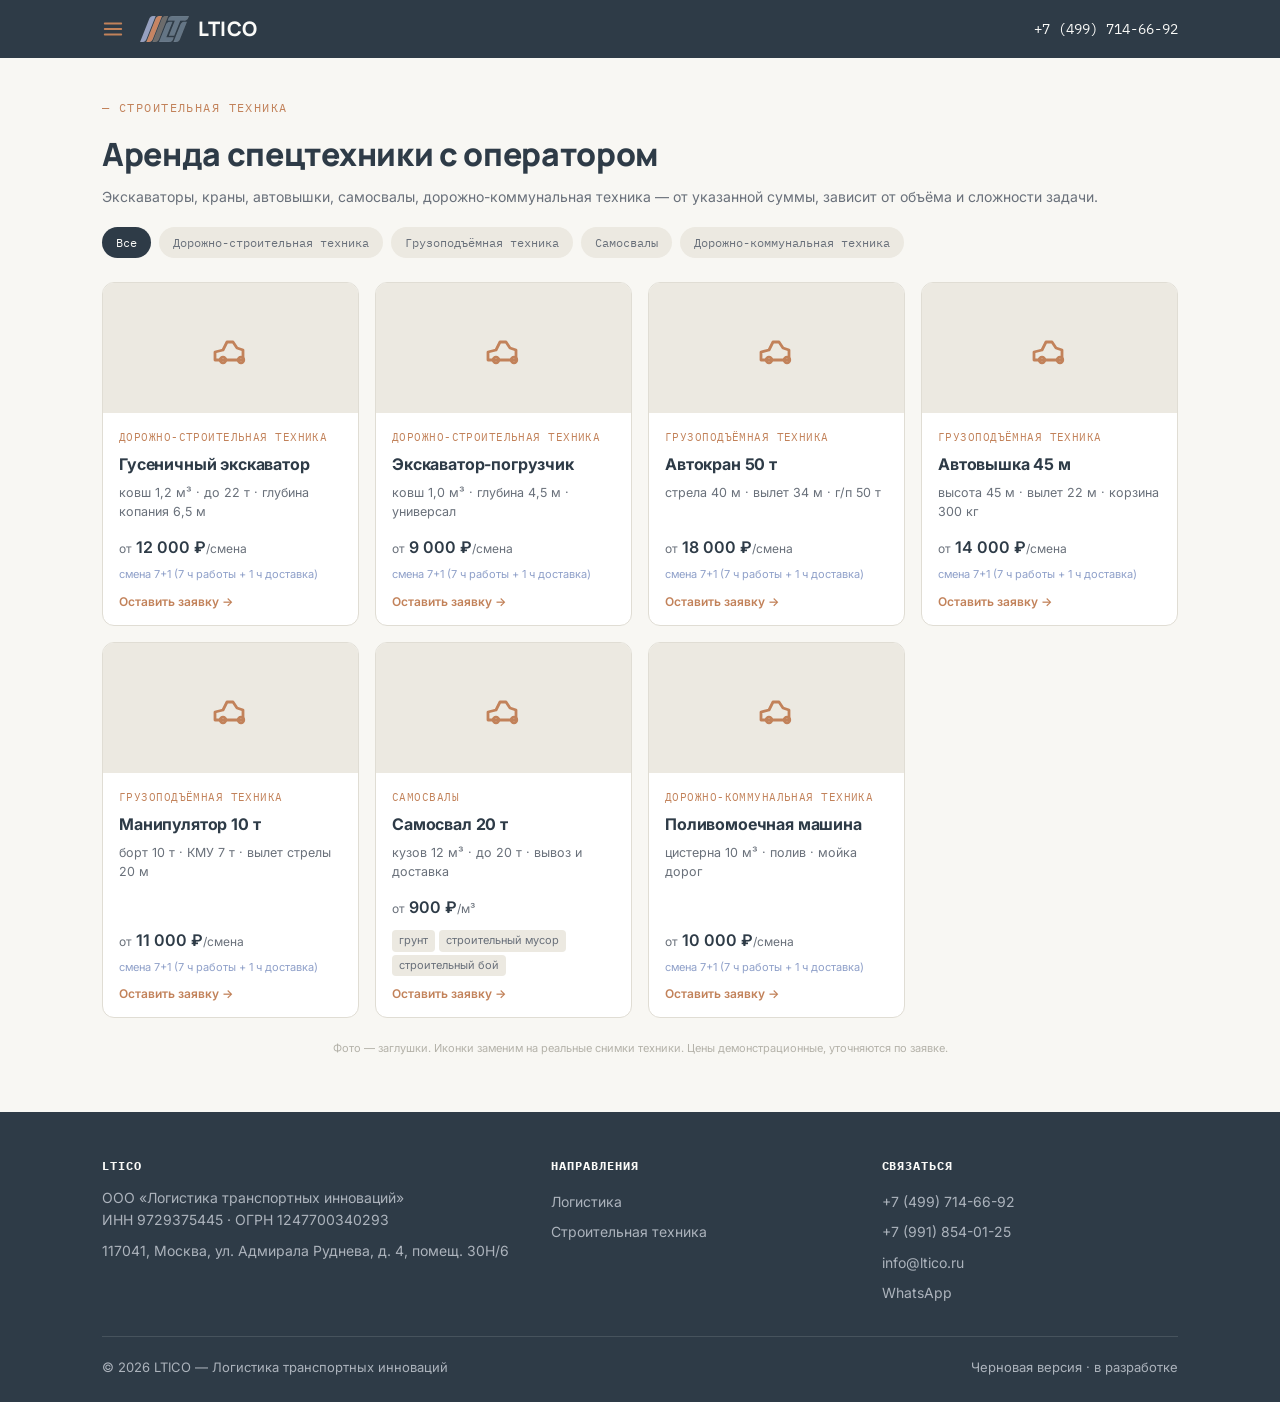
<file: stroytehnika.html>
<!doctype html>
<html lang="ru">
<head>
<meta charset="UTF-8">
<meta name="viewport" content="width=device-width, initial-scale=1">
<title>Аренда строительной техники с оператором — LTICO</title>
<meta name="description" content="Аренда спецтехники LTICO с оператором: экскаваторы, автокраны, автовышки, самосвалы, дорожно-коммунальная техника. Оплата за смену или рейс.">
<link rel="preconnect" href="https://fonts.googleapis.com">
<link rel="preconnect" href="https://fonts.gstatic.com" crossorigin>
<link href="https://fonts.googleapis.com/css2?family=Manrope:wght@500;700;800&family=Inter:wght@400;500;600&family=IBM+Plex+Mono:wght@400;500&display=swap" rel="stylesheet">
<link rel="stylesheet" href="site.css">
</head>
<body data-direction="special">

<header class="hdr">
  <div class="hdr-in">
    <div class="hdr-left">
      <button class="burger" id="burger" aria-label="Открыть меню">
        <svg width="22" height="22" viewBox="0 0 24 24" fill="none"><path d="M3 6h18M3 12h18M3 18h18" stroke="currentColor" stroke-width="2" stroke-linecap="round"/></svg>
      </button>
      <a class="logo" href="index.html">
        <img src="logo.png" alt="LTICO">
        <span class="logo-word">LTICO</span>
      </a>
    </div>
    <a class="hdr-phone" href="tel:+74997146692">+7 (499) 714-66-92</a>
  </div>
  <nav class="mega" id="mega" aria-label="Каталог">
    <div class="mega-in">
      <div class="mega-col">
        <div class="cap" style="color:var(--peri)"><span>●</span> Логистика</div>
        <div id="menu-logistics"></div>
      </div>
      <div class="mega-col">
        <div class="cap" style="color:var(--signal)"><span>●</span> Спецтехника</div>
        <div id="menu-special"></div>
      </div>
      <div class="mega-links">
        <a href="logistika.html">Логистика</a>
        <a href="stroytehnika.html">Строительная техника</a>
        <a href="kontakty.html">Контакты</a>
      </div>
    </div>
  </nav>
</header>

<section class="cat" style="padding-top:40px;">
  <div class="wrap">
    <div class="eyebrow">— Строительная техника</div>
    <h1 style="margin-top:12px;">Аренда спецтехники с оператором</h1>
    <div class="sub">Экскаваторы, краны, автовышки, самосвалы, дорожно-коммунальная техника — от указанной суммы, зависит от объёма и сложности задачи.</div>
    <div class="filters" id="filters"></div>
    <div class="grid" id="grid"></div>
    <div class="note">Фото — заглушки. Иконки заменим на реальные снимки техники. Цены демонстрационные, уточняются по заявке.</div>
  </div>
</section>

<footer class="ftr">
  <div class="wrap">
    <div class="ftr-grid">
      <div>
        <h5>LTICO</h5>
        <p>ООО «Логистика транспортных инноваций»<br>ИНН 9729375445 · ОГРН 1247700340293</p>
        <p>117041, Москва, ул. Адмирала Руднева, д. 4, помещ. 30Н/6</p>
      </div>
      <div>
        <h5>Направления</h5>
        <a href="logistika.html">Логистика</a>
        <a href="stroytehnika.html">Строительная техника</a>
      </div>
      <div>
        <h5>Связаться</h5>
        <a href="tel:+74997146692">+7 (499) 714-66-92</a>
        <a href="tel:+79918540125">+7 (991) 854-01-25</a>
        <a href="mailto:info@ltico.ru">info@ltico.ru</a>
        <a href="https://wa.me/79918540125" target="_blank" rel="noopener">WhatsApp</a>
      </div>
    </div>
    <div class="ftr-bot">
      <span>© 2026 LTICO — Логистика транспортных инноваций</span>
      <span>Черновая версия · в разработке</span>
    </div>
  </div>
</footer>

<div class="modal-overlay" id="modal-overlay" hidden>
  <div class="modal" role="dialog" aria-modal="true" aria-labelledby="modal-title">
    <button type="button" class="modal-close" id="modal-close" aria-label="Закрыть">×</button>
    <div class="eyebrow">Заявка</div>
    <h2 id="modal-title" style="margin-top:8px;">Заявка</h2>
    <form id="modal-form" action="https://api.web3forms.com/submit" method="POST">
      <input type="hidden" name="access_key" value="YOUR_ACCESS_KEY_HERE">
      <input type="hidden" name="subject" id="modal-subject" value="">
      <div id="modal-fields"></div>
      <label class="field-consent">
        <input type="checkbox" required>
        <span>Согласен(а) на обработку персональных данных в соответствии с <a href="privacy.html" target="_blank" rel="noopener">Политикой конфиденциальности</a></span>
      </label>
      <button type="submit" class="modal-submit">Отправить заявку</button>
    </form>
  </div>
</div>

<script src="catalog.js"></script>
<script src="site.js"></script>
</body>
</html>
</file>
<file: site.css>
/* ==========================================================================
   site.css — стили новой концепции LTICO (главная + каталог)
   Палитра из логотипа LTI. Отдельный файл, чтобы не конфликтовать
   с существующим styles.css старых страниц.
   ========================================================================== */
:root{
  --ink:#2E3B47; --ink-2:#37475A; --blueprint:#3E5066;
  --paper:#F8F7F3; --paper-2:#ECE9E1; --line:#FAFAF8;
  --signal:#C2825A; --signal-d:#A3673F; --peri:#8FA0C9; --stone:#76746E;
  --steel:#69707A; --steel-l:#ACB3BC; --rule:rgba(46,59,71,0.12);
  --container:1120px;
}
*,*::before,*::after{box-sizing:border-box;}
html{scroll-behavior:smooth;}
@media (prefers-reduced-motion: reduce){ html{scroll-behavior:auto;} }
body{margin:0;font-family:"Inter",sans-serif;color:var(--ink);background:var(--paper);font-size:16px;line-height:1.6;}
h1,h2,h3{font-family:"Manrope",sans-serif;font-weight:800;margin:0;letter-spacing:-0.01em;}
a{color:inherit;}
img{max-width:100%;display:block;}
.wrap{max-width:var(--container);margin:0 auto;padding:0 22px;}
.eyebrow{font-family:"IBM Plex Mono",monospace;font-size:12px;letter-spacing:.12em;text-transform:uppercase;color:var(--signal);}
a:focus-visible,button:focus-visible{outline:2px solid var(--signal);outline-offset:3px;}

/* ---------- header + burger ---------- */
.hdr{position:sticky;top:0;z-index:50;background:var(--ink);color:var(--line);}
.hdr-in{max-width:var(--container);margin:0 auto;display:flex;align-items:center;justify-content:space-between;padding:13px 22px;}
.hdr-left{display:flex;align-items:center;gap:16px;}
.burger{background:none;border:none;color:var(--signal);cursor:pointer;display:flex;align-items:center;gap:8px;font-family:"IBM Plex Mono",monospace;font-size:13px;text-transform:uppercase;letter-spacing:.05em;padding:0;}
.burger svg{display:block;}
.logo{display:flex;align-items:center;gap:9px;text-decoration:none;color:var(--line);}
.logo img{height:26px;width:auto;}
.logo-word{font-family:"Manrope",sans-serif;font-size:20px;font-weight:800;letter-spacing:.02em;}
.hdr-phone{font-family:"IBM Plex Mono",monospace;font-size:14px;color:var(--line);text-decoration:none;}
.mega{display:none;background:var(--ink-2);border-top:1px solid rgba(250,250,248,0.12);}
.mega.open{display:block;}
.mega-in{max-width:var(--container);margin:0 auto;display:grid;grid-template-columns:1fr 1fr;gap:1px;background:rgba(250,250,248,0.1);}
.mega-col{background:var(--ink-2);padding:22px 24px;}
.mega-col .cap{display:flex;align-items:center;gap:8px;margin-bottom:12px;font-family:"IBM Plex Mono",monospace;font-size:12px;letter-spacing:.06em;text-transform:uppercase;}
.mega-col a{display:block;color:#DDE1E8;text-decoration:none;font-size:14px;padding:8px 0;border-bottom:1px solid rgba(250,250,248,0.06);}
.mega-col a:hover{color:var(--line);}
.mega-links{grid-column:1/-1;background:var(--ink-2);display:flex;border-top:1px solid rgba(250,250,248,0.1);}
.mega-links a{flex:1;text-align:center;color:var(--steel-l);text-decoration:none;font-size:13px;padding:13px;border-right:1px solid rgba(250,250,248,0.08);}
.mega-links a:last-child{border-right:none;}
.mega-links a:hover{color:var(--line);}

/* ---------- intro ---------- */
.intro{background:var(--blueprint);color:var(--line);padding:44px 0 34px;}
.intro h1{font-size:clamp(20px,2.6vw,34px);margin-top:12px;}
.intro .lead{color:var(--steel-l);font-size:16px;line-height:1.7;max-width:54ch;margin-top:14px;}
.stats{display:flex;border-top:1px solid rgba(250,250,248,0.12);border-bottom:1px solid rgba(250,250,248,0.12);margin-top:26px;}
.stat{flex:1;padding:16px 0;border-right:1px solid rgba(250,250,248,0.1);}
.stat:last-child{border-right:none;}
.stat b{display:block;font-family:"Manrope",sans-serif;font-size:22px;font-weight:800;}
.stat span{font-size:12px;color:#888780;}
.dirs{display:grid;grid-template-columns:1fr 1fr;gap:1px;width:100%;margin-top:22px;background:rgba(250,250,248,0.12);}
.dir{background:var(--ink-2);padding:26px 22px;text-decoration:none;color:var(--line);border-left:3px solid var(--peri);}
.dir.special{border-left-color:var(--signal);}
.dir .dh{display:flex;align-items:center;gap:10px;margin-bottom:10px;}
.dir .dh b{font-size:18px;font-weight:500;font-family:"Inter",sans-serif;}
.dir p{color:var(--steel-l);font-size:13.5px;line-height:1.6;margin:0;}
.dir .go{color:var(--peri);font-size:13px;margin-top:14px;font-weight:600;}
.dir.special .go{color:var(--signal);}

/* ---------- catalog ---------- */
.cat{padding:34px 0 54px;}
.cat h1{font-size:clamp(24px,3.4vw,32px);}
.cat .sub{color:var(--steel);font-size:14px;margin-top:6px;}
.filters{display:flex;gap:8px;flex-wrap:wrap;margin:18px 0 24px;}
.filters button{font-family:"IBM Plex Mono",monospace;font-size:12px;padding:8px 14px;border-radius:20px;border:none;cursor:pointer;background:var(--paper-2);color:var(--steel);transition:background .15s,color .15s;}
.filters button.on{background:var(--ink);color:var(--line);}
.grid{display:grid;grid-template-columns:repeat(auto-fill,minmax(240px,1fr));gap:16px;}
.card{background:#fff;border:0.5px solid #E0DDD4;border-radius:12px;overflow:hidden;display:flex;flex-direction:column;}
.card .ph{height:130px;background:var(--paper-2);display:flex;align-items:center;justify-content:center;overflow:hidden;}
.card .ph img{width:100%;height:100%;object-fit:cover;}
.card .bd{padding:16px;display:flex;flex-direction:column;flex-grow:1;}
.card .tag{font-family:"IBM Plex Mono",monospace;font-size:11px;color:var(--signal);text-transform:uppercase;letter-spacing:.04em;}
.card h3{font-size:16px;font-weight:700;font-family:"Inter",sans-serif;margin:6px 0;}
.card .sp{font-size:12.5px;color:var(--steel);line-height:1.5;flex-grow:1;}
.card .foot{display:flex;align-items:baseline;justify-content:space-between;margin-top:14px;}
.card .foot.col{flex-direction:column;align-items:flex-start;gap:10px;}
.price{font-size:16px;font-weight:600;color:var(--ink);}
.price small{color:var(--steel);font-size:12px;font-weight:400;}
.price .from{color:var(--steel);font-size:12px;font-weight:400;}
.req-btn{font-family:"IBM Plex Mono",monospace;font-size:12px;background:var(--signal);color:#fff;border:none;padding:9px 14px;border-radius:6px;cursor:pointer;text-decoration:none;display:inline-block;}
.req-btn:hover{background:var(--signal-d);}
.more{background:none;border:none;padding:0;font-family:"Inter",sans-serif;color:var(--signal);font-size:12px;font-weight:600;cursor:pointer;text-decoration:none;}
.shift-note{font-size:11px;color:var(--peri);margin-top:5px;}
.mat{font-size:11px;color:var(--steel);margin-top:6px;}
.mat span{background:var(--paper-2);padding:2px 7px;border-radius:4px;margin-right:4px;display:inline-block;margin-top:3px;}
.note{font-size:11px;color:#B4B2A9;text-align:center;margin-top:22px;}

/* ---------- почему LTICO ---------- */
.why{padding:34px 0 54px;}
.why h2{font-size:clamp(22px,3vw,30px);}
.why-grid{display:grid;grid-template-columns:repeat(auto-fit,minmax(220px,1fr));gap:16px;margin-top:22px;}
.why-card{background:#fff;border:0.5px solid #E0DDD4;border-radius:12px;padding:20px;}
.why-card .why-ic{margin-bottom:12px;display:block;}
.why-card h3{font-size:16px;font-weight:700;font-family:"Inter",sans-serif;margin:0 0 8px;}
.why-card p{font-size:13.5px;color:var(--steel);line-height:1.6;margin:0;}

/* ---------- как мы работаем ---------- */
.steps{padding:34px 0 54px;background:var(--paper-2);}
.steps h2{font-size:clamp(22px,3vw,30px);}
.steps-grid{display:grid;grid-template-columns:repeat(auto-fit,minmax(200px,1fr));gap:1px;margin-top:22px;background:var(--rule);border-radius:12px;overflow:hidden;}
.step{background:#fff;padding:22px 20px;}
.step-n{font-family:"IBM Plex Mono",monospace;font-size:13px;color:var(--signal);font-weight:600;}
.step h3{font-size:16px;font-weight:700;font-family:"Inter",sans-serif;margin:10px 0 8px;}
.step p{font-size:13.5px;color:var(--steel);line-height:1.6;margin:0;}

/* ---------- география работы ---------- */
.geo{padding:34px 0 54px;background:var(--blueprint);color:var(--line);}
.geo h2{font-size:clamp(22px,3vw,30px);color:var(--line);}
.geo-grid{display:grid;grid-template-columns:repeat(auto-fit,minmax(200px,1fr));gap:1px;margin-top:22px;background:rgba(250,250,248,0.12);}
.geo-card{background:var(--ink-2);padding:22px;border-left:3px solid var(--peri);}
.geo-card b{display:block;font-family:"Manrope",sans-serif;font-size:17px;font-weight:700;margin-bottom:8px;}
.geo-card p{font-size:13.5px;color:var(--steel-l);line-height:1.6;margin:0;}

/* ---------- финальный CTA ---------- */
.cta-final{padding:44px 0;background:var(--ink);}
.cta-final-in{display:flex;align-items:center;justify-content:space-between;gap:24px;flex-wrap:wrap;}
.cta-final h2{color:var(--line);font-size:clamp(20px,2.6vw,28px);}
.cta-final p{color:var(--steel-l);font-size:14px;margin-top:8px;max-width:44ch;}
.cta-final-actions{display:flex;align-items:center;gap:18px;flex-wrap:wrap;}
.cta-btn{font-family:"IBM Plex Mono",monospace;font-size:13px;background:var(--signal);color:#fff;border:none;padding:13px 22px;border-radius:6px;text-decoration:none;white-space:nowrap;}
.cta-btn:hover{background:var(--signal-d);}
.cta-phone{color:var(--line);font-family:"IBM Plex Mono",monospace;font-size:15px;text-decoration:none;}

/* ---------- модалка заявки ---------- */
body.modal-open{overflow:hidden;}
.modal-overlay{position:fixed;inset:0;background:rgba(46,59,71,0.6);z-index:100;display:flex;align-items:center;justify-content:center;padding:20px;opacity:0;transition:opacity .15s;}
.modal-overlay[hidden]{display:none;}
.modal-overlay.open{opacity:1;}
.modal{background:var(--ink);color:var(--line);border-radius:14px;padding:28px;max-width:480px;width:100%;max-height:90vh;overflow-y:auto;position:relative;transform:translateY(8px);transition:transform .15s;}
.modal-overlay.open .modal{transform:translateY(0);}
.modal-close{position:absolute;top:16px;right:16px;background:none;border:none;color:var(--steel-l);font-size:26px;line-height:1;cursor:pointer;padding:4px;}
.modal-close:hover{color:var(--line);}
.modal h2{font-size:20px;margin-top:8px;padding-right:28px;}
#modal-form{margin-top:20px;display:flex;flex-direction:column;gap:14px;}
#modal-fields{display:flex;flex-direction:column;gap:14px;}
.modal .field label{display:block;font-family:"IBM Plex Mono",monospace;font-size:11px;letter-spacing:.05em;text-transform:uppercase;color:var(--steel-l);margin-bottom:6px;}
.modal .field input,.modal .field textarea{width:100%;background:var(--ink-2);border:1px solid rgba(250,250,248,0.16);border-radius:8px;padding:10px 12px;color:var(--line);font-family:"Inter",sans-serif;font-size:14px;}
.modal .field input::placeholder,.modal .field textarea::placeholder{color:var(--steel-l);}
.modal .field input:focus,.modal .field textarea:focus{outline:2px solid var(--signal);outline-offset:1px;}
.modal .field-consent{display:flex;align-items:flex-start;gap:10px;font-size:12.5px;color:var(--steel-l);line-height:1.5;}
.modal .field-consent input{margin-top:3px;}
.modal .field-consent a{color:var(--peri);}
.modal-submit{font-family:"IBM Plex Mono",monospace;font-size:13px;background:var(--signal);color:#fff;border:none;padding:13px 20px;border-radius:8px;cursor:pointer;align-self:flex-start;}
.modal-submit:hover{background:var(--signal-d);}

/* ---------- фото-галерея "знакомство с компанией" ---------- */
.gallery{padding:34px 0 54px;}
.gallery h2{font-size:clamp(24px,3.4vw,32px);}
.gallery .sub{color:var(--steel);font-size:14px;margin-top:6px;}
.gs-wrap{position:relative;margin-top:20px;}
.gs-track{display:flex;gap:14px;overflow-x:auto;scroll-snap-type:x mandatory;-webkit-overflow-scrolling:touch;padding-bottom:8px;scrollbar-width:thin;}
.gs-track::-webkit-scrollbar{height:6px;}
.gs-track::-webkit-scrollbar-thumb{background:var(--rule);border-radius:3px;}
.gs-item{flex:0 0 260px;scroll-snap-align:start;}
.gs-item img{width:260px;height:180px;object-fit:cover;border-radius:10px;}
.gs-ph{width:260px;height:180px;border-radius:10px;background:var(--paper-2);display:flex;align-items:center;justify-content:center;color:var(--steel);font-family:"IBM Plex Mono",monospace;font-size:13px;letter-spacing:.04em;text-transform:uppercase;}
.gs-nav{position:absolute;top:50%;transform:translateY(-50%);width:38px;height:38px;border-radius:50%;border:none;background:var(--ink);color:var(--line);font-size:18px;line-height:1;cursor:pointer;display:flex;align-items:center;justify-content:center;}
.gs-nav.prev{left:-19px;}
.gs-nav.next{right:-19px;}
.gs-nav:hover{background:var(--signal);}

/* ---------- footer ---------- */
.ftr{background:var(--ink);color:var(--steel-l);padding:44px 0 24px;margin-top:0;}
.ftr-grid{display:grid;grid-template-columns:1.4fr 1fr 1fr;gap:34px;padding-bottom:28px;border-bottom:1px solid rgba(250,250,248,0.12);}
.ftr h5{font-family:"IBM Plex Mono",monospace;font-size:12px;letter-spacing:.08em;text-transform:uppercase;color:var(--line);margin:0 0 12px;}
.ftr p{font-size:14px;line-height:1.6;margin:0 0 8px;}
.ftr a{color:var(--steel-l);text-decoration:none;font-size:14px;display:block;padding:4px 0;}
.ftr a:hover{color:var(--line);}
.ftr-bot{padding-top:20px;font-size:13px;display:flex;justify-content:space-between;flex-wrap:wrap;gap:8px;}

@media(min-width:641px){
  .intro h1{white-space:nowrap;}
}
@media(max-width:640px){
  .dirs{grid-template-columns:1fr;}
  .mega-in{grid-template-columns:1fr;}
  .stats{flex-wrap:wrap;}
  .stat{flex:1 1 50%;border-bottom:1px solid rgba(250,250,248,0.1);}
  .ftr-grid{grid-template-columns:1fr;gap:24px;}
  .gs-nav{display:none;}
  .cta-final-in{flex-direction:column;align-items:flex-start;}
  .modal-overlay{padding:0;}
  .modal{max-width:none;width:100%;height:100%;max-height:none;border-radius:0;}
}
</file>
<file: styles.css>
/* ==========================================================================
   LTICO — design tokens
   Concept: "путевой лист" / инженерная синька (blueprint).
   Габаритные грузы документируются чертежами с размерными линиями —
   это и есть source material для разделителей и меток на сайте.
   ========================================================================== */

:root{
  /* палитра взята из логотипа LTI: грифельно-синий + три полосы —
     перивинкл, терракота, серый камень */
  --ink-navy:    #2E3B47;   /* грифельно-тёмный — текст, шапка, футер */
  --blueprint:   #3E5066;   /* тёмные секции, чуть светлее основного */
  --blueprint-2: #4A6079;   /* hover/карточки на тёмном фоне */
  --paper:       #F8F7F3;   /* светлый фон секций */
  --paper-2:     #ECE9E1;   /* обводка/фон карточек на светлом */
  --line-white:  #FAFAF8;   /* текст и линии на тёмном фоне */
  --signal:      #C2825A;   /* терракота — основной акцент из логотипа */
  --signal-dark: #A3673F;
  --periwinkle:  #8FA0C9;   /* перивинкл из логотипа — второй акцент */
  --periwinkle-deep: #6F84B3;
  --stone:       #76746E;   /* серая полоса из логотипа */
  --steel:       #69707A;   /* приглушённый текст */
  --steel-light: #ACB3BC;
  --rule:        rgba(46,59,71,0.14);
  --rule-light:  rgba(250,250,248,0.22);

  --font-display: "Manrope", sans-serif;
  --font-body: "Inter", sans-serif;
  --font-mono: "IBM Plex Mono", monospace;

  --container: 1180px;
}

*,*::before,*::after{ box-sizing: border-box; }
html{ scroll-behavior: smooth; }
@media (prefers-reduced-motion: reduce){
  html{ scroll-behavior: auto; }
  *,*::before,*::after{ animation-duration: 0.001ms !important; animation-iteration-count: 1 !important; transition-duration: 0.001ms !important; }
}

body{
  margin:0;
  font-family: var(--font-body);
  color: var(--ink-navy);
  background: var(--paper);
  font-size: 17px;
  line-height: 1.6;
}

img{ max-width:100%; display:block; }
a{ color: inherit; }

h1,h2,h3,h4{
  font-family: var(--font-display);
  font-weight: 800;
  line-height: 1.08;
  margin: 0;
  letter-spacing: -0.01em;
}

.container{
  max-width: var(--container);
  margin: 0 auto;
  padding: 0 28px;
}

.eyebrow{
  font-family: var(--font-mono);
  font-size: 13px;
  letter-spacing: 0.12em;
  text-transform: uppercase;
  color: var(--signal);
  display:flex;
  align-items:center;
  gap:10px;
}
.eyebrow::before{
  content:"";
  width: 28px;
  height: 3px;
  display:inline-block;
  background: linear-gradient(90deg,
    var(--periwinkle) 0 32%,
    var(--signal) 32% 66%,
    var(--stone) 66% 100%);
}

a:focus-visible, button:focus-visible, input:focus-visible, textarea:focus-visible, select:focus-visible{
  outline: 2px solid var(--signal);
  outline-offset: 3px;
  border-radius: 2px;
}

/* ---------- buttons ---------- */
.btn{
  display:inline-flex;
  align-items:center;
  gap:10px;
  font-family: var(--font-mono);
  font-size: 14px;
  letter-spacing: 0.04em;
  text-transform: uppercase;
  text-decoration:none;
  padding: 14px 22px;
  border: 1px solid currentColor;
  cursor:pointer;
  background:none;
  transition: background-color .15s ease, color .15s ease;
}
.btn-solid{
  background: var(--signal);
  color: var(--line-white);
  border-color: var(--signal);
}
.btn-solid:hover{ background: var(--signal-dark); border-color: var(--signal-dark); }
.btn-ghost{
  color: var(--line-white);
  border-color: var(--rule-light);
}
.btn-ghost:hover{ background: rgba(247,249,250,0.08); }
.btn-ghost-dark{
  color: var(--ink-navy);
  border-color: var(--rule);
}
.btn-ghost-dark:hover{ background: rgba(14,31,51,0.06); }

/* ---------- header ---------- */
.site-header{
  position: sticky;
  top: 0;
  z-index: 50;
  background: var(--ink-navy);
  color: var(--line-white);
  border-bottom: 1px solid var(--rule-light);
}
.site-header .container{
  display:flex;
  align-items:center;
  justify-content: space-between;
  height: 76px;
}
.logo{
  display:flex;
  align-items:center;
  gap:10px;
  text-decoration:none;
  color: var(--line-white);
}
.logo-mark{ flex-shrink:0; }
.logo-word{
  font-family: var(--font-display);
  font-size: 24px;
  font-weight: 800;
  letter-spacing: 0.02em;
}
.logo-sub{
  display: block;
  font-family: var(--font-mono);
  font-size: 10px;
  letter-spacing: 0.1em;
  color: var(--steel-light);
  text-transform: uppercase;
  margin-top: 2px;
}

.main-nav{ display:flex; gap: 26px; }
.main-nav a{
  font-family: var(--font-mono);
  font-size: 13px;
  letter-spacing: 0.04em;
  text-transform: uppercase;
  text-decoration:none;
  color: var(--steel-light);
  padding: 6px 0;
  border-bottom: 1px solid transparent;
  transition: color .15s ease, border-color .15s ease;
}
.main-nav a:hover, .main-nav a[aria-current="page"]{
  color: var(--line-white);
  border-color: var(--signal);
}

.header-contacts{
  display:flex;
  flex-direction:column;
  align-items:flex-end;
  gap: 2px;
}
.header-contacts a{
  font-family: var(--font-mono);
  font-size: 14px;
  text-decoration:none;
  color: var(--line-white);
}
.header-contacts span{
  font-size: 11px;
  color: var(--steel-light);
  letter-spacing: .04em;
}
.nav-toggle{
  display:none;
  flex-direction:column;
  justify-content:center;
  align-items:center;
  gap:5px;
  width:36px;
  height:36px;
  padding:0;
  border:none;
  background:none;
  cursor:pointer;
  flex-shrink:0;
}
.nav-toggle-bar{
  display:block;
  width:22px;
  height:2px;
  background: var(--line-white);
  transition: transform .2s ease, opacity .2s ease;
}
.nav-toggle[aria-expanded="true"] .nav-toggle-bar:nth-child(1){ transform: translateY(7px) rotate(45deg); }
.nav-toggle[aria-expanded="true"] .nav-toggle-bar:nth-child(2){ opacity:0; }
.nav-toggle[aria-expanded="true"] .nav-toggle-bar:nth-child(3){ transform: translateY(-7px) rotate(-45deg); }

/* ---------- hero ---------- */
.hero{
  background: var(--blueprint);
  color: var(--line-white);
  padding: 76px 0 64px;
  position:relative;
  overflow:hidden;
}
.hero .container{
  position:relative;
  z-index:2;
  display:grid;
  grid-template-columns: 1.15fr 0.85fr;
  gap: 56px;
  align-items:center;
}
.hero h1{
  font-size: clamp(34px, 4.6vw, 58px);
  margin-top: 18px;
  max-width: 14ch;
}
.hero p.lead{
  font-family: var(--font-body);
  text-transform:none;
  font-size: 18px;
  color: var(--steel-light);
  max-width: 46ch;
  margin-top: 22px;
  line-height: 1.65;
}
.hero-cta{ display:flex; gap:14px; margin-top: 34px; flex-wrap:wrap; }

.hero-meta{
  border-top: 1px solid var(--rule-light);
  margin-top: 48px;
  padding-top: 18px;
  display:flex;
  gap: 36px;
  flex-wrap:wrap;
}
.hero-meta div{ font-family: var(--font-mono); font-size: 12px; color: var(--steel-light); letter-spacing:.03em; }
.hero-meta strong{ display:block; color: var(--line-white); font-size: 15px; font-weight:500; margin-top:4px; }

/* route-line device */
.route{
  position:relative;
  height: 360px;
}
.route svg{ width:100%; height:100%; }
.route-path{
  fill:none;
  stroke: var(--rule-light);
  stroke-width: 1.5;
  stroke-dasharray: 2 7;
  stroke-linecap: round;
}
.route-path-active{
  fill:none;
  stroke: var(--signal);
  stroke-width: 2;
  stroke-dasharray: 6 10;
  stroke-linecap: round;
  animation: dash 14s linear infinite;
}
@keyframes dash{ to{ stroke-dashoffset: -160; } }
.route-node circle{ fill: var(--blueprint); stroke: var(--line-white); stroke-width: 1.5; }
.route-node.is-active circle{ fill: var(--signal); stroke: var(--signal); }
.route-node text{
  font-family: var(--font-mono);
  font-size: 11px;
  fill: var(--steel-light);
  letter-spacing: .04em;
}
.route-node.is-active text{ fill: var(--line-white); }

/* ---------- dimension divider (signature element) ---------- */
.dim-divider{
  display:flex;
  align-items:center;
  gap: 16px;
  margin: 0;
  padding: 26px 0;
}
.dim-divider .tick{ flex:0 0 auto; width: 3px; height: 14px; background: var(--periwinkle); }
.dim-divider .tick:last-of-type{ background: var(--stone); }
.dim-divider .line{ flex:1 1 auto; height:1px; background: currentColor; opacity:.3; }
.dim-divider .label{
  font-family: var(--font-mono);
  font-size: 13px;
  letter-spacing: .1em;
  text-transform: uppercase;
  white-space: nowrap;
  color: var(--signal);
}
.dim-divider.on-dark{ color: var(--line-white); }
.dim-divider.on-light{ color: var(--ink-navy); }

/* ---------- sections ---------- */
section{ padding: 84px 0; }
.section-head{ max-width: 640px; margin-bottom: 46px; }
.section-head h2{ font-size: clamp(28px, 3.4vw, 40px); margin-top: 16px; }
.section-head p{ font-family: var(--font-body); text-transform:none; color: var(--steel); margin-top:14px; font-size:16px; }

.bg-blueprint{ background: var(--blueprint); color: var(--line-white); }
.bg-blueprint .section-head p{ color: var(--steel-light); }
.bg-ink{ background: var(--ink-navy); color: var(--line-white); }

/* services grid */
.services-grid{
  display:grid;
  grid-template-columns: repeat(3, 1fr);
  gap: 1px;
  background: var(--paper-2);
  border: 1px solid var(--paper-2);
}
.service-card{
  background: var(--paper);
  padding: 30px 26px;
  display:flex;
  flex-direction:column;
  gap: 14px;
  text-decoration:none;
  color: var(--ink-navy);
  transition: background-color .15s ease;
}
.service-card:hover{ background: #fff; }
.service-card .spec{
  font-family: var(--font-mono);
  font-size: 12px;
  color: var(--signal);
  letter-spacing: .06em;
}
.service-card h3{
  font-size: 19px;
  text-transform:none;
  letter-spacing:0;
  font-weight:700;
}
.service-card p{
  font-family: var(--font-body);
  text-transform:none;
  font-size: 14.5px;
  color: var(--steel);
  line-height:1.55;
  flex-grow:1;
}
.service-card .go{
  font-family: var(--font-mono);
  font-size: 12px;
  letter-spacing:.05em;
  text-transform:uppercase;
  color: var(--ink-navy);
  display:flex; align-items:center; gap:6px;
}

/* process / waybill steps */
.steps{
  display:grid;
  grid-template-columns: repeat(4, 1fr);
  gap: 0;
  border-top: 1px solid var(--rule-light);
}
.step{
  padding: 28px 22px 0;
  border-left: 1px solid var(--rule-light);
}
.step:first-child{ border-left:none; padding-left:0; }
.step .num{
  font-family: var(--font-mono);
  font-size: 13px;
  color: var(--signal);
}
.step h4{
  text-transform:none;
  font-size:17px;
  margin-top:10px;
}
.step p{
  font-family: var(--font-body);
  text-transform:none;
  font-size: 14px;
  color: var(--steel-light);
  margin-top:8px;
  line-height:1.55;
}

/* trust strip */
.trust-strip{
  display:grid;
  grid-template-columns: repeat(4, 1fr);
  border-top: 1px solid var(--rule);
  border-bottom: 1px solid var(--rule);
}
.trust-item{
  padding: 24px 22px;
  border-left: 1px solid var(--rule);
}
.trust-item:first-child{ border-left:none; }
.trust-item strong{
  display:block;
  font-family: var(--font-display);
  font-size: 30px;
  font-weight: 800;
}
.trust-item span{
  font-family: var(--font-mono);
  font-size: 12px;
  color: var(--steel);
  letter-spacing:.03em;
}

/* note / placeholder block */
.note{
  border: 1px dashed var(--steel-light);
  padding: 16px 20px;
  font-family: var(--font-mono);
  font-size: 13px;
  color: var(--steel);
  background: var(--paper-2);
  line-height: 1.6;
}

/* CTA band */
.cta-band{
  background: var(--ink-navy);
  color: var(--line-white);
  padding: 64px 0;
}
.cta-band .container{
  display:flex;
  align-items:center;
  justify-content: space-between;
  gap: 24px;
  flex-wrap:wrap;
}
.cta-band h2{ font-size: clamp(24px,3vw,34px); max-width: 18ch; }

/* ---------- footer ---------- */
.site-footer{
  background: var(--ink-navy);
  color: var(--steel-light);
  padding: 56px 0 28px;
}
.footer-grid{
  display:grid;
  grid-template-columns: 1.4fr 1fr 1fr 1fr;
  gap: 40px;
  padding-bottom: 36px;
  border-bottom: 1px solid var(--rule-light);
}
.footer-grid h5{
  font-family: var(--font-mono);
  font-size: 12px;
  letter-spacing:.08em;
  text-transform: uppercase;
  color: var(--line-white);
  margin: 0 0 14px;
}
.footer-grid ul{ list-style:none; margin:0; padding:0; display:flex; flex-direction:column; gap:9px; }
.footer-grid a{ text-decoration:none; font-size:14px; color: var(--steel-light); }
.footer-grid a:hover{ color: var(--line-white); }
.footer-grid p{ font-size:14px; line-height:1.6; margin:0 0 8px; }
.footer-bottom{
  display:flex; justify-content:space-between; align-items:center;
  padding-top: 22px; font-size: 13px; flex-wrap:wrap; gap:10px;
}

/* ---------- forms ---------- */
.form-grid{ display:grid; grid-template-columns: 1fr 1fr; gap: 18px 20px; }
.field{ display:flex; flex-direction:column; gap:8px; }
.field.full{ grid-column: 1 / -1; }
.field label{
  font-family: var(--font-mono);
  font-size: 12px;
  letter-spacing:.04em;
  text-transform:uppercase;
  color: var(--steel-light);
}
.field input, .field textarea, .field select{
  font-family: var(--font-body);
  font-size: 15px;
  padding: 13px 14px;
  background: rgba(247,249,250,0.06);
  border: 1px solid var(--rule-light);
  color: var(--line-white);
  border-radius: 0;
}
.field input::placeholder, .field textarea::placeholder{ color: var(--steel-light); }
.field-consent{ font-size: 12px; color: var(--steel-light); font-family: var(--font-body); }
.field-consent a{ color: var(--line-white); }

/* ---------- page header (inner pages) ---------- */
.page-head{
  background: var(--blueprint);
  color: var(--line-white);
  padding: 54px 0 46px;
}
.breadcrumb{
  font-family: var(--font-mono);
  font-size: 12px;
  color: var(--steel-light);
  text-decoration:none;
}
.breadcrumb a{ color: var(--steel-light); text-decoration:none; }
.breadcrumb a:hover{ color: var(--line-white); }
.page-head h1{ font-size: clamp(30px,4vw,46px); margin-top: 16px; max-width: 22ch; }
.page-head p.lead{ font-family: var(--font-body); text-transform:none; color: var(--steel-light); max-width: 56ch; margin-top:16px; font-size:17px; }

.two-col{ display:grid; grid-template-columns: 1.3fr 0.9fr; gap: 56px; }
.spec-table{ width:100%; border-collapse:collapse; font-family: var(--font-mono); font-size:14px; }
.spec-table tr{ border-bottom: 1px solid var(--rule); }
.spec-table td{ padding: 13px 4px; }
.spec-table td:first-child{ color: var(--steel); width: 46%; }
.spec-table td:last-child{ font-weight:600; }

.content-block h2{ font-size: 24px; margin-top: 40px; margin-bottom: 14px; }
.content-block h2:first-child{ margin-top:0; }
.content-block p{ font-family: var(--font-body); text-transform:none; font-size:16px; color: var(--ink-navy); line-height:1.7; margin: 0 0 14px; }
.content-block ul{ font-family: var(--font-body); padding-left: 20px; color: var(--ink-navy); line-height:1.8; }

.sidebar-card{
  background: var(--ink-navy);
  color: var(--line-white);
  padding: 28px 26px;
  position: sticky;
  top: 96px;
}
.sidebar-card h3{ font-size:18px; text-transform:none; margin-bottom:14px; }
.sidebar-card .btn{ width:100%; justify-content:center; margin-top:18px; }
.sidebar-card .phones a{ display:block; font-family: var(--font-mono); font-size:16px; text-decoration:none; margin-top:8px; }

/* ---------- FAQ ---------- */
.faq-list{ border-top: 1px solid var(--rule); }
.faq-item{ border-bottom: 1px solid var(--rule); }
.faq-item summary{
  cursor:pointer;
  list-style:none;
  padding: 20px 4px;
  font-family: var(--font-body);
  font-weight:600;
  font-size:16px;
  display:flex;
  align-items:center;
  justify-content:space-between;
  gap:16px;
}
.faq-item summary::-webkit-details-marker{ display:none; }
.faq-item summary::after{
  content:"+";
  font-family: var(--font-mono);
  font-size:20px;
  color: var(--signal);
  flex-shrink:0;
  transition: transform .15s ease;
}
.faq-item[open] summary::after{ transform: rotate(45deg); }
.faq-item p{
  font-family: var(--font-body);
  font-size:15px;
  color: var(--steel);
  line-height:1.65;
  margin: 0 0 20px;
  padding: 0 4px;
  max-width: 62ch;
}

/* ---------- case / example log ---------- */
.case-list{ display:flex; flex-direction:column; }
.case-item{
  display:grid;
  grid-template-columns: 1fr 1fr 1.4fr;
  gap: 18px;
  padding: 22px 4px;
  border-bottom: 1px solid var(--rule);
  align-items:baseline;
}
.case-item .route{ font-family: var(--font-mono); font-size:14px; color:var(--ink-navy); height:auto; }
.case-item .cargo{ font-family: var(--font-body); font-weight:600; font-size:15px; }
.case-item .detail{ font-family: var(--font-body); font-size:14px; color: var(--steel); }
.case-item.is-placeholder{ color: var(--steel-light); font-style: italic; }

/* ---------- whatsapp link ---------- */
.btn-whatsapp{
  display:inline-flex; align-items:center; gap:8px;
  font-family: var(--font-mono); font-size:13px; letter-spacing:.04em; text-transform:uppercase;
  color: var(--line-white); text-decoration:none;
  padding: 12px 18px; border:1px solid var(--rule-light);
}
.btn-whatsapp:hover{ background: rgba(247,249,250,0.08); }

/* ---------- scroll reveal (progressive enhancement: only active if html.js) ---------- */
html.js .reveal{
  opacity: 0;
  transform: translateY(18px);
  transition: opacity .7s cubic-bezier(.2,.65,.3,1), transform .7s cubic-bezier(.2,.65,.3,1);
}
html.js .reveal.is-visible{ opacity: 1; transform: none; }

.services-grid > .reveal:nth-child(2),.steps > .reveal:nth-child(2),.trust-item.reveal:nth-child(2){ transition-delay:.08s; }
.services-grid > .reveal:nth-child(3),.steps > .reveal:nth-child(3),.trust-item.reveal:nth-child(3){ transition-delay:.16s; }
.services-grid > .reveal:nth-child(4),.steps > .reveal:nth-child(4),.trust-item.reveal:nth-child(4){ transition-delay:.24s; }
.services-grid > .reveal:nth-child(5){ transition-delay:.32s; }
.services-grid > .reveal:nth-child(6){ transition-delay:.4s; }

@media (prefers-reduced-motion: reduce){
  html.js .reveal{ transition-delay: 0ms !important; }
}

/* ---------- page-head with side diagram (per-page hero device) ---------- */
.page-head .head-grid{
  display:grid;
  grid-template-columns: 1.15fr 0.85fr;
  gap: 56px;
  align-items:center;
}
.dim-diagram{ height: 300px; }
.dim-diagram svg{ width:100%; height:100%; }
.dim-diagram .dim-line{ stroke: var(--periwinkle); stroke-width:1.2; }
.dim-diagram .dim-tick{ stroke: var(--periwinkle); stroke-width:1.2; }
.dim-diagram .dim-label{ font-family: var(--font-mono); font-size:12px; fill: var(--line-white); }
.dim-diagram .dim-label-accent{ font-family: var(--font-mono); font-size:12px; fill: var(--signal); }
.dim-diagram .dim-cargo{ fill: var(--blueprint-2); stroke: var(--signal); stroke-width:1.4; }
.dim-diagram .dim-base{ fill: none; stroke: var(--rule-light); stroke-width:1.2; }

/* ---------- glossary ---------- */
.glossary-group{ margin-bottom: 50px; }
.glossary-group:last-child{ margin-bottom:0; }
.glossary-group h2{ font-size: 20px; margin-bottom: 6px; }
.glossary-group .group-note{ font-family: var(--font-body); color: var(--steel); font-size:14.5px; margin-bottom: 18px; }
.glossary-term{
  border-top: 1px solid var(--rule);
  padding: 20px 0;
  display:grid;
  grid-template-columns: 230px 1fr;
  gap: 24px;
}
.glossary-term dt{
  font-family: var(--font-mono);
  font-weight: 600;
  font-size: 14px;
  letter-spacing: .02em;
  color: var(--ink-navy);
}
.glossary-term dd{
  margin:0;
  font-family: var(--font-body);
  font-size: 15.5px;
  color: var(--steel);
  line-height: 1.7;
}

@media (max-width: 980px){
  /* без JS бургер не показываем и не сворачиваем меню — оно остаётся
     обычным видимым списком ссылок, чтобы навигация не терялась */
  .main-nav{ flex-wrap:wrap; gap:8px 20px; }
  html.js .nav-toggle{ display:flex; }
  html.js .main-nav{
    display:flex;
    flex-direction:column;
    flex-wrap:nowrap;
    gap:0;
    position:absolute;
    top:100%;
    left:0;
    right:0;
    background: var(--ink-navy);
    border-bottom:1px solid var(--rule-light);
    max-height:0;
    overflow:hidden;
    transition: max-height .25s ease;
  }
  html.js .main-nav.is-open{ max-height:320px; }
  html.js .main-nav a{
    padding:16px 28px;
    border-bottom:1px solid var(--rule-light);
  }
  .header-contacts{ display:none; }
  .hero .container{ grid-template-columns: 1fr; }
  .route{ height: 220px; order:-1; }
  .page-head .head-grid{ grid-template-columns: 1fr; }
  .dim-diagram{ height: 200px; order:-1; }
  .glossary-term{ grid-template-columns: 1fr; gap:6px; }
  .services-grid{ grid-template-columns: 1fr 1fr; }
  .steps{ grid-template-columns: 1fr 1fr; }
  .step{ border-left:none; border-top: 1px solid var(--rule-light); padding-top:24px; padding-left:0; }
  .trust-strip{ grid-template-columns: 1fr 1fr; }
  .trust-item{ border-left:none; border-top:1px solid var(--rule); }
  .footer-grid{ grid-template-columns: 1fr 1fr; }
  .two-col{ grid-template-columns: 1fr; }
  .sidebar-card{ position:static; }
  .form-grid{ grid-template-columns: 1fr; }
}
@media (max-width: 600px){
  .services-grid{ grid-template-columns: 1fr; }
  .steps{ grid-template-columns: 1fr; }
  .trust-strip{ grid-template-columns: 1fr; }
  .footer-grid{ grid-template-columns: 1fr; gap:28px; }
  section{ padding: 56px 0; }
  .hero{ padding: 52px 0 44px; }
}
</file>
